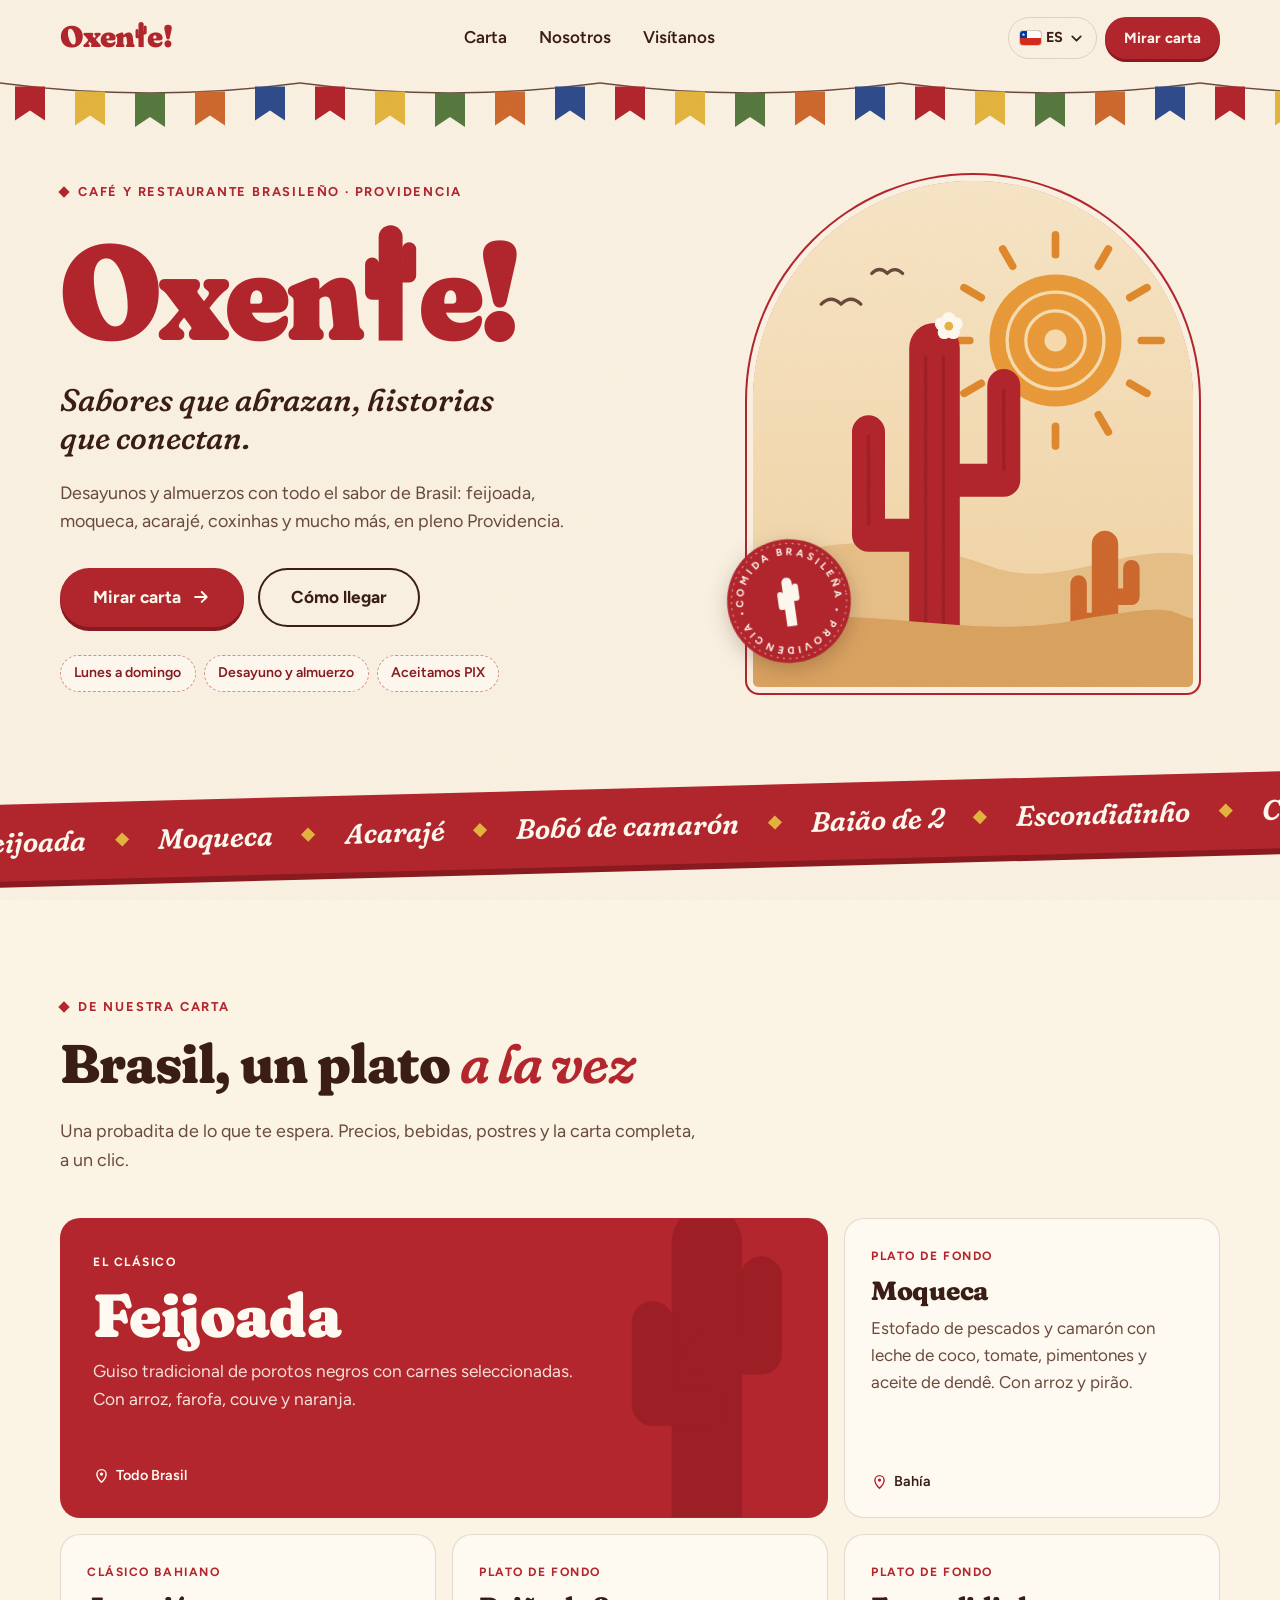
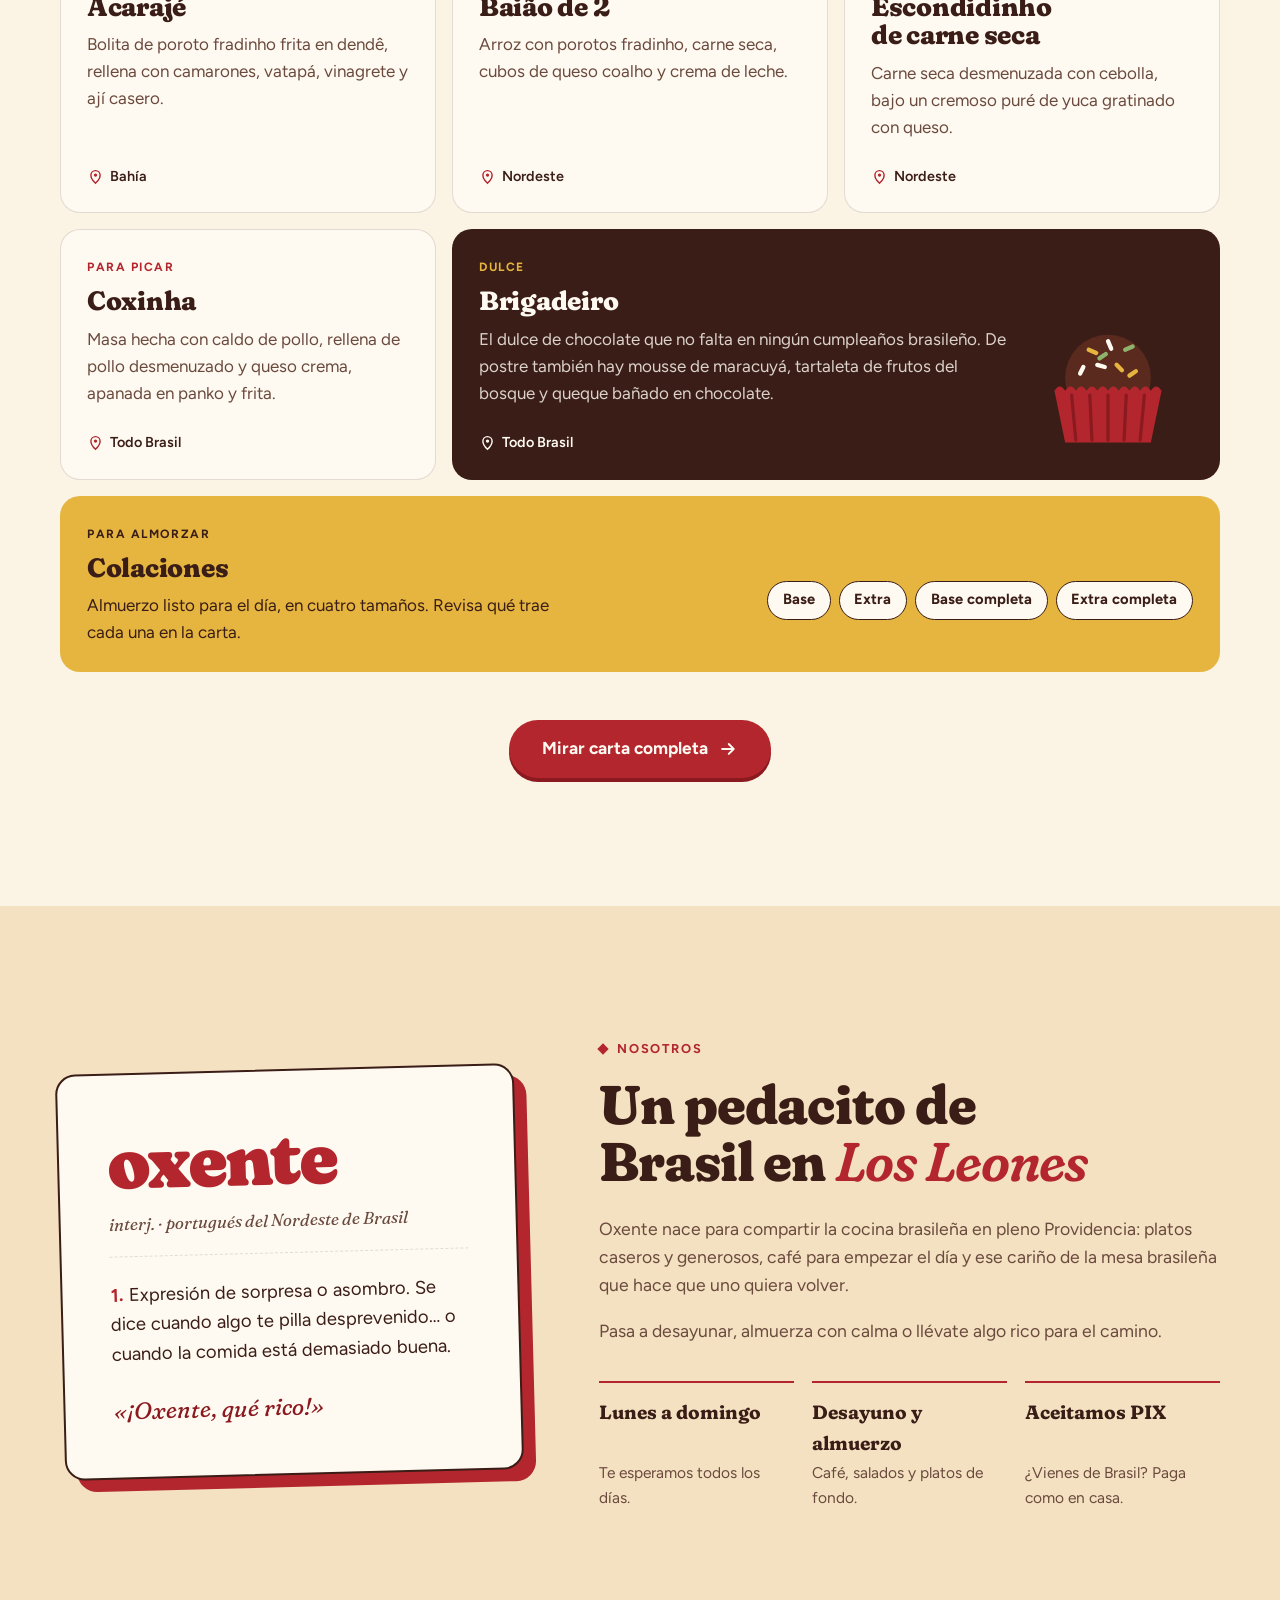
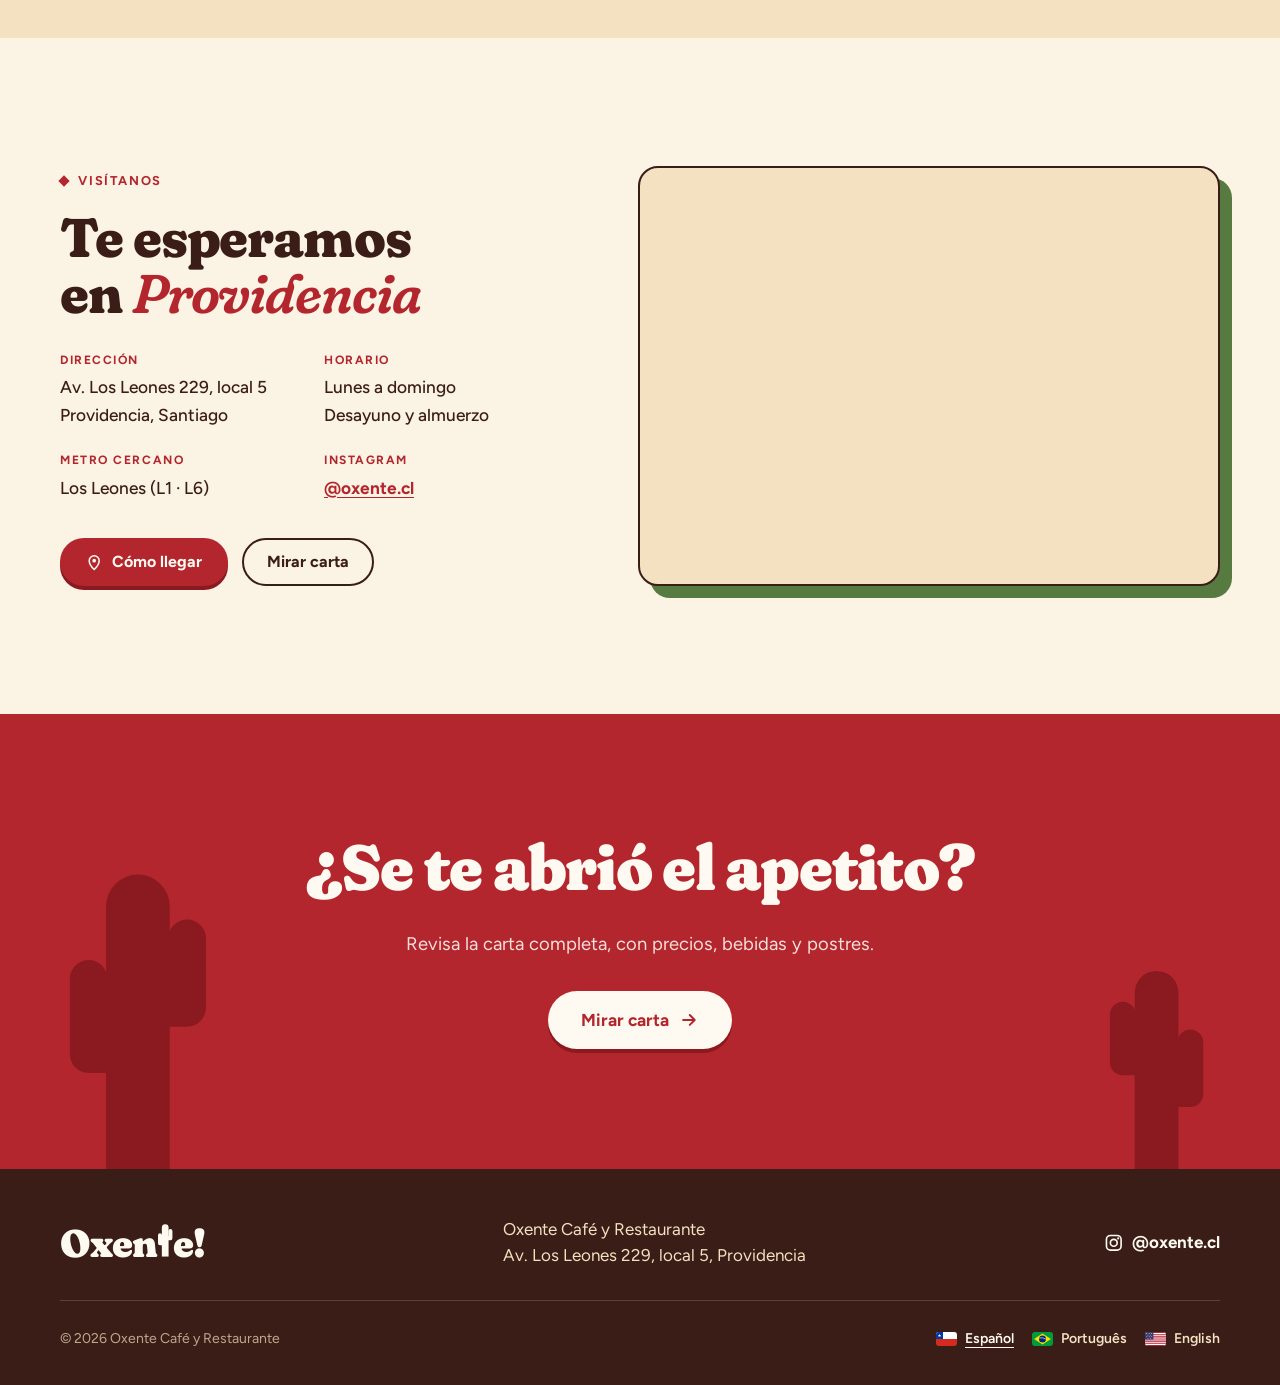
<file: index.html>
<!doctype html>
<html lang="es-CL">
<head>
  <meta charset="utf-8">
  <meta name="viewport" content="width=device-width, initial-scale=1">
  <title>Oxente! · Café y restaurante brasileño en Providencia</title>
  <meta name="description" content="Oxente Café y Restaurante: comida brasileña en Av. Los Leones 229, local 5, Providencia. Desayuno y almuerzo de lunes a domingo. Feijoada, moqueca, acarajé, coxinhas y más.">
  <meta name="theme-color" content="#B3262D">
  <meta property="og:type" content="website">
  <meta property="og:locale" content="es_CL">
  <meta property="og:locale:alternate" content="pt_BR">
  <meta property="og:locale:alternate" content="en_US">
  <meta property="og:site_name" content="Oxente!">
  <meta property="og:title" content="Oxente! · Café y restaurante brasileño">
  <meta property="og:description" content="Sabores que abrazan, historias que conectan. Av. Los Leones 229, local 5, Providencia.">
  <link rel="alternate" hreflang="es" href="./">
  <link rel="alternate" hreflang="pt-BR" href="pt/">
  <link rel="alternate" hreflang="en" href="en/">
  <link rel="icon" href="assets/favicon.svg" type="image/svg+xml">
  <link rel="preconnect" href="https://fonts.googleapis.com">
  <link rel="preconnect" href="https://fonts.gstatic.com" crossorigin>
  <link rel="stylesheet" href="https://fonts.googleapis.com/css2?family=Figtree:wght@400;500;600;700&family=Fraunces:ital,opsz,wght,SOFT@0,9..144,400..900,0..100;1,9..144,400..900,0..100&display=swap">
  <link rel="stylesheet" href="styles.css">
  <script src="main.js" defer></script>
  <script type="application/ld+json">
  {
    "@context": "https://schema.org",
    "@type": "Restaurant",
    "name": "Oxente Café y Restaurante",
    "description": "Café y restaurante de comida brasileña. Desayuno y almuerzo de lunes a domingo.",
    "servesCuisine": ["Brasileña"],
    "address": {
      "@type": "PostalAddress",
      "streetAddress": "Av. Los Leones 229, local 5",
      "addressLocality": "Providencia",
      "addressRegion": "Región Metropolitana",
      "addressCountry": "CL"
    },
    "hasMenu": "https://app.usacambio.cl/oxente-comidabrasilena",
    "sameAs": ["https://www.instagram.com/oxente.cl"]
  }
  </script>
</head>
<body>
  <!-- Íconos reutilizables -->
  <svg class="sprite" aria-hidden="true" focusable="false">
    <defs>
      <symbol id="cactus-t" viewBox="0 0 60 110">
        <path d="M19 110V15a11 11 0 0 1 22 0v95z" fill="currentColor"/>
        <path d="M30 66H13V40M30 50h17V26" fill="none" stroke="currentColor" stroke-width="13" stroke-linecap="round" stroke-linejoin="round"/>
      </symbol>
      <symbol id="i-arrow" viewBox="0 0 24 24">
        <path d="M5 12h14M13 6l6 6-6 6" fill="none" stroke="currentColor" stroke-width="2.4" stroke-linecap="round" stroke-linejoin="round"/>
      </symbol>
      <symbol id="i-pin" viewBox="0 0 24 24">
        <path d="M12 21.5s6.5-5.8 6.5-11.3a6.5 6.5 0 1 0-13 0c0 5.5 6.5 11.3 6.5 11.3z" fill="none" stroke="currentColor" stroke-width="2"/>
        <circle cx="12" cy="10" r="2.4" fill="currentColor"/>
      </symbol>
      <symbol id="i-instagram" viewBox="0 0 24 24">
        <rect x="3" y="3" width="18" height="18" rx="5" fill="none" stroke="currentColor" stroke-width="2"/>
        <circle cx="12" cy="12" r="4.2" fill="none" stroke="currentColor" stroke-width="2"/>
        <circle cx="17.4" cy="6.6" r="1.3" fill="currentColor"/>
      </symbol>
      <symbol id="flag-cl" viewBox="0 0 30 20">
        <rect width="30" height="20" fill="#D52B1E"/>
        <rect width="30" height="10" fill="#FFFFFF"/>
        <rect width="10" height="10" fill="#0039A6"/>
        <path d="M5 2.4l.59 1.79h1.88l-1.52 1.12.58 1.79L5 6 3.47 7.1l.58-1.79-1.52-1.12h1.88z" fill="#FFFFFF"/>
      </symbol>
      <symbol id="flag-br" viewBox="0 0 30 20">
        <rect width="30" height="20" fill="#009C3B"/>
        <path d="M3 10l12-8 12 8-12 8z" fill="#FFDF00"/>
        <circle cx="15" cy="10" r="5" fill="#002776"/>
        <path d="M10.3 8.7q5-1.6 9.5 1.5" fill="none" stroke="#FFFFFF" stroke-width=".9"/>
      </symbol>
      <symbol id="flag-us" viewBox="0 0 30 20">
        <rect width="30" height="20" fill="#FFFFFF"/>
        <path d="M0 0h30v1.54H0zM0 3.08h30v1.54H0zM0 6.15h30v1.54H0zM0 9.23h30v1.54H0zM0 12.31h30v1.54H0zM0 15.38h30v1.54H0zM0 18.46h30V20H0z" fill="#B22234"/>
        <rect width="12" height="10.77" fill="#3C3B6E"/>
        <g fill="#FFFFFF"><circle cx="2.5" cy="2.2" r=".6"/><circle cx="6" cy="2.2" r=".6"/><circle cx="9.5" cy="2.2" r=".6"/><circle cx="4.25" cy="4.4" r=".6"/><circle cx="7.75" cy="4.4" r=".6"/><circle cx="2.5" cy="6.6" r=".6"/><circle cx="6" cy="6.6" r=".6"/><circle cx="9.5" cy="6.6" r=".6"/><circle cx="4.25" cy="8.8" r=".6"/><circle cx="7.75" cy="8.8" r=".6"/></g>
      </symbol>
      <symbol id="i-chevron" viewBox="0 0 24 24">
        <path d="M6 9l6 6 6-6" fill="none" stroke="currentColor" stroke-width="2.4" stroke-linecap="round" stroke-linejoin="round"/>
      </symbol>
    </defs>
  </svg>

  <a class="skip" href="#contenido">Saltar al contenido</a>

  <header class="site-header">
    <div class="wrap header-inner">
      <a class="brand" href="#inicio" aria-label="Oxente! Inicio">
        <span class="wordmark" aria-hidden="true">Oxen<svg class="cactus-t"><use href="#cactus-t"/></svg>e!</span>
      </a>
      <nav class="nav" aria-label="Principal">
        <a href="#carta">Carta</a>
        <a href="#nosotros">Nosotros</a>
        <a href="#visitanos">Visítanos</a>
      </nav>
      <div class="header-actions">
        <details class="lang">
          <summary aria-label="Idioma: Español">
            <svg class="flag" aria-hidden="true"><use href="#flag-cl"/></svg>
            <span>ES</span>
            <svg class="icon lang-chevron"><use href="#i-chevron"/></svg>
          </summary>
          <ul class="lang-menu">
            <li><a href="./" hreflang="es" lang="es" aria-current="page"><svg class="flag" aria-hidden="true"><use href="#flag-cl"/></svg><span class="lang-name">Español</span><span class="lang-code">ES</span></a></li>
            <li><a href="pt/" hreflang="pt-BR" lang="pt-BR"><svg class="flag" aria-hidden="true"><use href="#flag-br"/></svg><span class="lang-name">Português</span><span class="lang-code">PT</span></a></li>
            <li><a href="en/" hreflang="en" lang="en"><svg class="flag" aria-hidden="true"><use href="#flag-us"/></svg><span class="lang-name">English</span><span class="lang-code">EN</span></a></li>
          </ul>
        </details>
        <a class="btn btn-primary btn-sm" href="https://app.usacambio.cl/oxente-comidabrasilena" target="_blank" rel="noopener">Mirar carta</a>
      </div>
    </div>
  </header>

  <main id="contenido">
    <section class="hero" id="inicio">
      <div class="bunting" aria-hidden="true"></div>

      <div class="wrap hero-grid">
        <div class="hero-copy">
          <p class="eyebrow">Café y restaurante brasileño · Providencia</p>
          <h1 class="hero-title" aria-label="Oxente!">
            <span aria-hidden="true">Oxen<svg class="cactus-t"><use href="#cactus-t"/></svg>e!</span>
          </h1>
          <p class="tagline">Sabores que abrazan, historias que conectan.</p>
          <p class="lede">Desayunos y almuerzos con todo el sabor de Brasil: feijoada, moqueca, acarajé, coxinhas y mucho más, en pleno Providencia.</p>
          <div class="actions">
            <a class="btn btn-primary btn-lg" href="https://app.usacambio.cl/oxente-comidabrasilena" target="_blank" rel="noopener">
              Mirar carta
              <svg class="icon"><use href="#i-arrow"/></svg>
            </a>
            <a class="btn btn-ghost btn-lg" href="#visitanos">Cómo llegar</a>
          </div>
          <ul class="chips">
            <li>Lunes a domingo</li>
            <li>Desayuno y almuerzo</li>
            <li>Aceitamos PIX</li>
          </ul>
        </div>

        <div class="hero-art" aria-hidden="true">
          <div class="arch">
            <img class="scene" src="assets/hero-scene.svg" alt="" width="400" height="460">
          </div>
          <div class="badge">
            <svg viewBox="0 0 120 120" focusable="false">
              <defs>
                <path id="badge-circle" d="M60 60m-43 0a43 43 0 1 1 86 0a43 43 0 1 1-86 0"/>
              </defs>
              <circle cx="60" cy="60" r="58" fill="#B3262D"/>
              <circle cx="60" cy="60" r="54" fill="none" stroke="#FFFAF1" stroke-width="1" stroke-dasharray="2 4" opacity=".55"/>
              <g class="badge-ring">
                <text class="badge-text"><textPath href="#badge-circle" textLength="268">COMIDA BRASILEÑA • PROVIDENCIA • </textPath></text>
              </g>
              <use href="#cactus-t" x="47" y="36" width="26" height="48" color="#FFFAF1"/>
            </svg>
          </div>
        </div>
      </div>
    </section>

    <div class="ticker" aria-hidden="true">
      <div class="ticker-track">
        <span>Feijoada</span><span>Moqueca</span><span>Acarajé</span><span>Bobó de camarón</span><span>Baião de 2</span><span>Escondidinho</span><span>Coxinha</span><span>Empadinha</span><span>Pan de queso</span><span>Brigadeiro</span><span>Guaraná</span><span>Mousse de maracuyá</span>
        <span>Feijoada</span><span>Moqueca</span><span>Acarajé</span><span>Bobó de camarón</span><span>Baião de 2</span><span>Escondidinho</span><span>Coxinha</span><span>Empadinha</span><span>Pan de queso</span><span>Brigadeiro</span><span>Guaraná</span><span>Mousse de maracuyá</span>
      </div>
    </div>

    <section class="section" id="carta">
      <div class="wrap">
        <header class="section-head">
          <p class="eyebrow">De nuestra carta</p>
          <h2>Brasil, un plato <em>a la vez</em></h2>
          <p>Una probadita de lo que te espera. Precios, bebidas, postres y la carta completa, a un clic.</p>
        </header>

        <div class="dishes">
          <article class="dish dish--feature">
            <svg class="dish-deco" aria-hidden="true" focusable="false"><use href="#cactus-t"/></svg>
            <p class="dish-tag">El clásico</p>
            <h3>Feijoada</h3>
            <p>Guiso tradicional de porotos negros con carnes seleccionadas. Con arroz, farofa, couve y naranja.</p>
            <p class="dish-origin"><svg class="icon"><use href="#i-pin"/></svg>Todo Brasil</p>
          </article>
          <article class="dish">
            <p class="dish-tag">Plato de fondo</p>
            <h3>Moqueca</h3>
            <p>Estofado de pescados y camarón con leche de coco, tomate, pimentones y aceite de dendê. Con arroz y pirão.</p>
            <p class="dish-origin"><svg class="icon"><use href="#i-pin"/></svg>Bahía</p>
          </article>
          <article class="dish">
            <p class="dish-tag">Clásico bahiano</p>
            <h3>Acarajé</h3>
            <p>Bolita de poroto fradinho frita en dendê, rellena con camarones, vatapá, vinagrete y ají casero.</p>
            <p class="dish-origin"><svg class="icon"><use href="#i-pin"/></svg>Bahía</p>
          </article>
          <article class="dish">
            <p class="dish-tag">Plato de fondo</p>
            <h3>Baião de 2</h3>
            <p>Arroz con porotos fradinho, carne seca, cubos de queso coalho y crema de leche.</p>
            <p class="dish-origin"><svg class="icon"><use href="#i-pin"/></svg>Nordeste</p>
          </article>
          <article class="dish">
            <p class="dish-tag">Plato de fondo</p>
            <h3>Escondidinho de carne seca</h3>
            <p>Carne seca desmenuzada con cebolla, bajo un cremoso puré de yuca gratinado con queso.</p>
            <p class="dish-origin"><svg class="icon"><use href="#i-pin"/></svg>Nordeste</p>
          </article>
          <article class="dish">
            <p class="dish-tag">Para picar</p>
            <h3>Coxinha</h3>
            <p>Masa hecha con caldo de pollo, rellena de pollo desmenuzado y queso crema, apanada en panko y frita.</p>
            <p class="dish-origin"><svg class="icon"><use href="#i-pin"/></svg>Todo Brasil</p>
          </article>
          <article class="dish dish--wide dish--choc">
            <img class="brig" src="assets/brigadeiro.svg" alt="" width="140" height="130">
            <p class="dish-tag">Dulce</p>
            <h3>Brigadeiro</h3>
            <p>El dulce de chocolate que no falta en ningún cumpleaños brasileño. De postre también hay mousse de maracuyá, tartaleta de frutos del bosque y queque bañado en chocolate.</p>
            <p class="dish-origin"><svg class="icon"><use href="#i-pin"/></svg>Todo Brasil</p>
          </article>
          <article class="dish dish--full dish--lunch">
            <p class="dish-tag">Para almorzar</p>
            <h3>Colaciones</h3>
            <p>Almuerzo listo para el día, en cuatro tamaños. Revisa qué trae cada una en la carta.</p>
            <ul class="lunch-options">
              <li>Base</li>
              <li>Extra</li>
              <li>Base completa</li>
              <li>Extra completa</li>
            </ul>
          </article>
        </div>

        <div class="section-cta">
          <a class="btn btn-primary btn-lg" href="https://app.usacambio.cl/oxente-comidabrasilena" target="_blank" rel="noopener">
            Mirar carta completa
            <svg class="icon"><use href="#i-arrow"/></svg>
          </a>
        </div>
      </div>
    </section>

    <section class="section section--sand" id="nosotros">
      <div class="wrap about">
        <div class="definition">
          <p class="def-word">oxente</p>
          <p class="def-meta">interj. · portugués del Nordeste de Brasil</p>
          <p class="def-text"><span class="def-num">1.</span> Expresión de sorpresa o asombro. Se dice cuando algo te pilla desprevenido… o cuando la comida está demasiado buena.</p>
          <p class="def-example">«¡Oxente, qué rico!»</p>
        </div>
        <div class="about-copy">
          <p class="eyebrow">Nosotros</p>
          <h2>Un pedacito de Brasil en <em>Los Leones</em></h2>
          <p>Oxente nace para compartir la cocina brasileña en pleno Providencia: platos caseros y generosos, café para empezar el día y ese cariño de la mesa brasileña que hace que uno quiera volver.</p>
          <p>Pasa a desayunar, almuerza con calma o llévate algo rico para el camino.</p>
          <ul class="facts">
            <li><strong>Lunes a domingo</strong><span>Te esperamos todos los días.</span></li>
            <li><strong>Desayuno y almuerzo</strong><span>Café, salados y platos de fondo.</span></li>
            <li><strong>Aceitamos PIX</strong><span>¿Vienes de Brasil? Paga como en casa.</span></li>
          </ul>
        </div>
      </div>
    </section>

    <section class="section" id="visitanos">
      <div class="wrap visit">
        <div class="visit-info">
          <p class="eyebrow">Visítanos</p>
          <h2>Te esperamos en <em>Providencia</em></h2>
          <dl class="visit-list">
            <div>
              <dt>Dirección</dt>
              <dd>Av. Los Leones 229, local 5<br>Providencia, Santiago</dd>
            </div>
            <div>
              <dt>Horario</dt>
              <dd>Lunes a domingo<br>Desayuno y almuerzo</dd>
            </div>
            <div>
              <dt>Metro cercano</dt>
              <dd>Los Leones (L1 · L6)</dd>
            </div>
            <div>
              <dt>Instagram</dt>
              <dd><a href="https://www.instagram.com/oxente.cl" target="_blank" rel="noopener">@oxente.cl</a></dd>
            </div>
          </dl>
          <div class="actions">
            <a class="btn btn-primary" href="https://www.google.com/maps/dir/?api=1&amp;destination=Av.+Los+Leones+229,+Providencia,+Santiago,+Chile" target="_blank" rel="noopener">
              <svg class="icon"><use href="#i-pin"/></svg>
              Cómo llegar
            </a>
            <a class="btn btn-ghost" href="https://app.usacambio.cl/oxente-comidabrasilena" target="_blank" rel="noopener">Mirar carta</a>
          </div>
        </div>
        <div class="visit-map">
          <iframe
            title="Mapa: Oxente en Av. Los Leones 229, Providencia"
            src="https://www.google.com/maps?q=Av.%20Los%20Leones%20229%2C%20Providencia%2C%20Santiago%2C%20Chile&amp;hl=es&amp;output=embed"
            loading="lazy"
            referrerpolicy="no-referrer-when-downgrade"></iframe>
        </div>
      </div>
    </section>

    <section class="cta-band">
      <svg class="cta-cactus cta-cactus--left" aria-hidden="true" focusable="false"><use href="#cactus-t"/></svg>
      <svg class="cta-cactus cta-cactus--right" aria-hidden="true" focusable="false"><use href="#cactus-t"/></svg>
      <div class="wrap cta-inner">
        <h2>¿Se te abrió el apetito?</h2>
        <p>Revisa la carta completa, con precios, bebidas y postres.</p>
        <a class="btn btn-cream btn-lg" href="https://app.usacambio.cl/oxente-comidabrasilena" target="_blank" rel="noopener">
          Mirar carta
          <svg class="icon"><use href="#i-arrow"/></svg>
        </a>
      </div>
    </section>
  </main>

  <footer class="site-footer">
    <div class="wrap footer-inner">
      <span class="wordmark" aria-hidden="true">Oxen<svg class="cactus-t"><use href="#cactus-t"/></svg>e!</span>
      <p>Oxente Café y Restaurante<br>Av. Los Leones 229, local 5, Providencia</p>
      <a class="footer-ig" href="https://www.instagram.com/oxente.cl" target="_blank" rel="noopener">
        <svg class="icon"><use href="#i-instagram"/></svg>
        @oxente.cl
      </a>
    </div>
    <div class="wrap footer-legal">
      <p>© <span data-year>2026</span> Oxente Café y Restaurante</p>
      <nav class="footer-langs" aria-label="Idioma">
        <a href="./" lang="es" aria-current="page"><svg class="flag" aria-hidden="true"><use href="#flag-cl"/></svg>Español</a>
        <a href="pt/" lang="pt-BR"><svg class="flag" aria-hidden="true"><use href="#flag-br"/></svg>Português</a>
        <a href="en/" lang="en"><svg class="flag" aria-hidden="true"><use href="#flag-us"/></svg>English</a>
      </nav>
    </div>
  </footer>
</body>
</html>
</file>
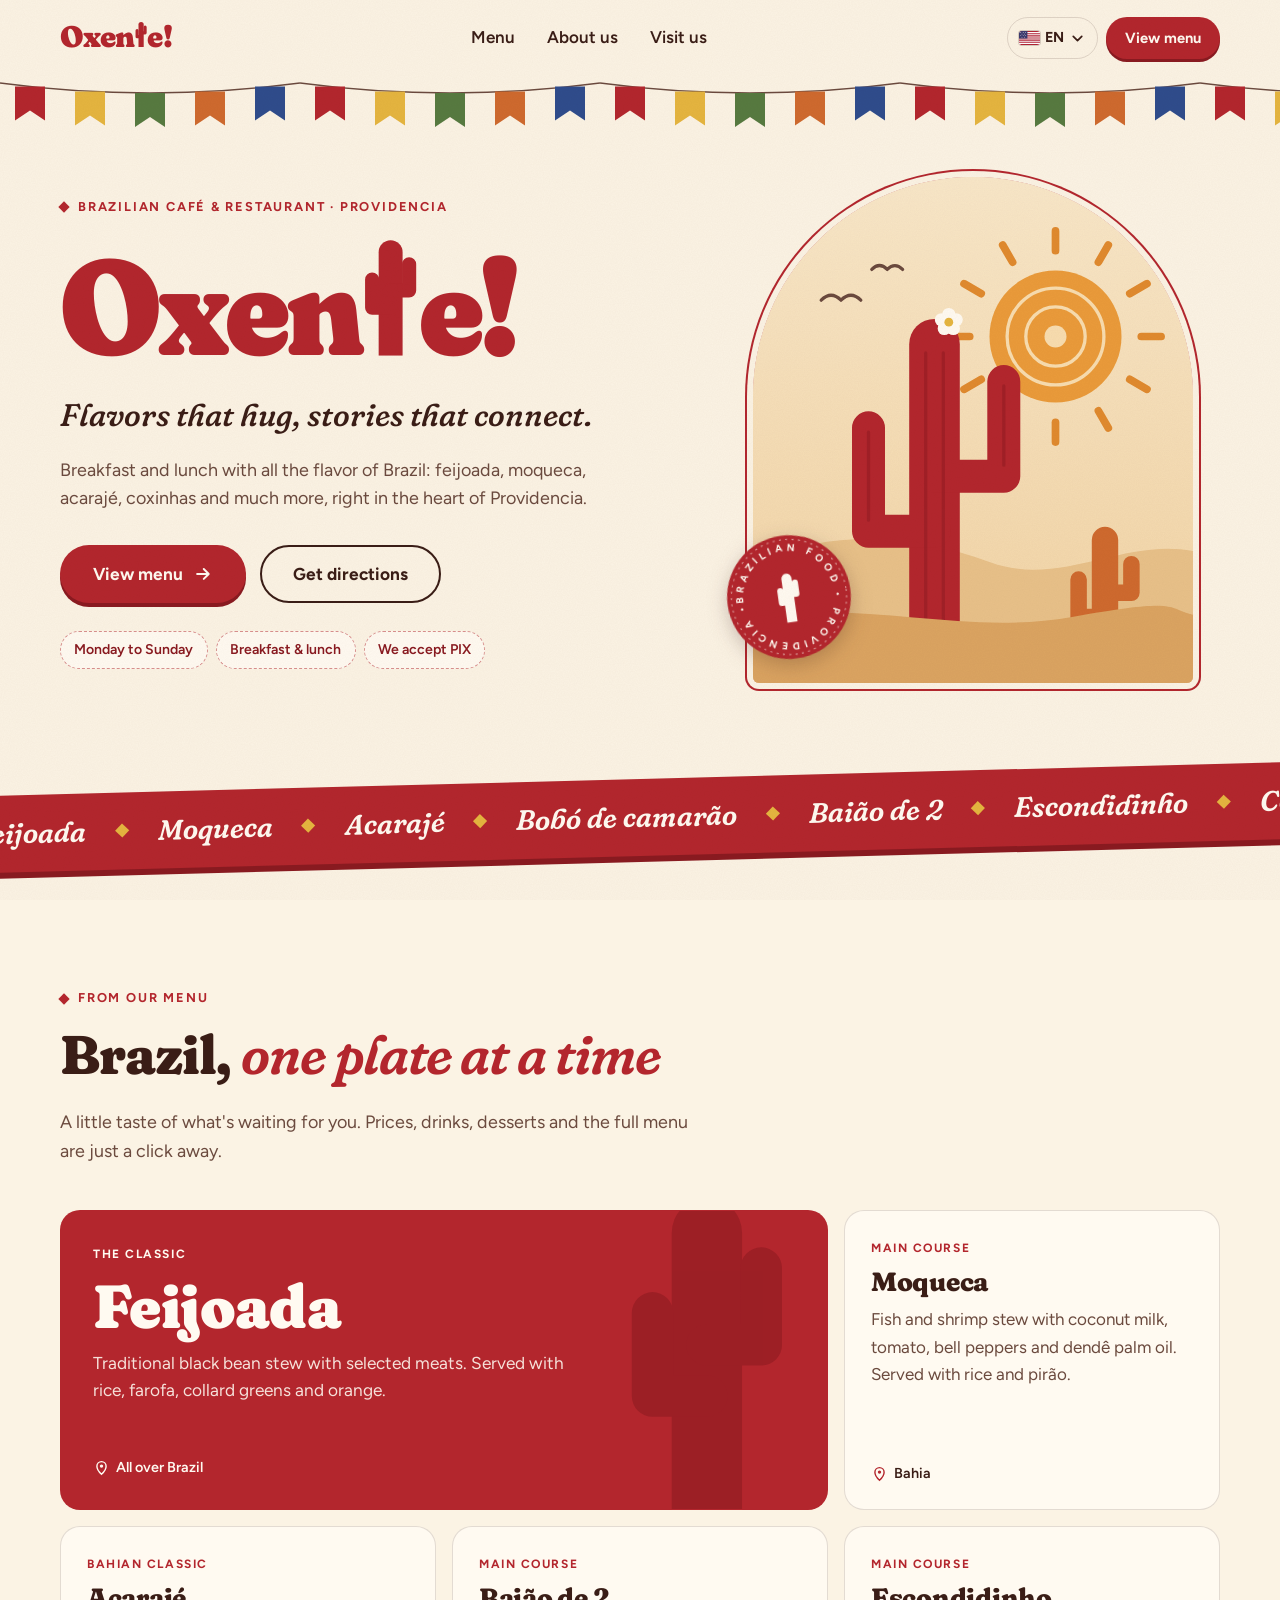
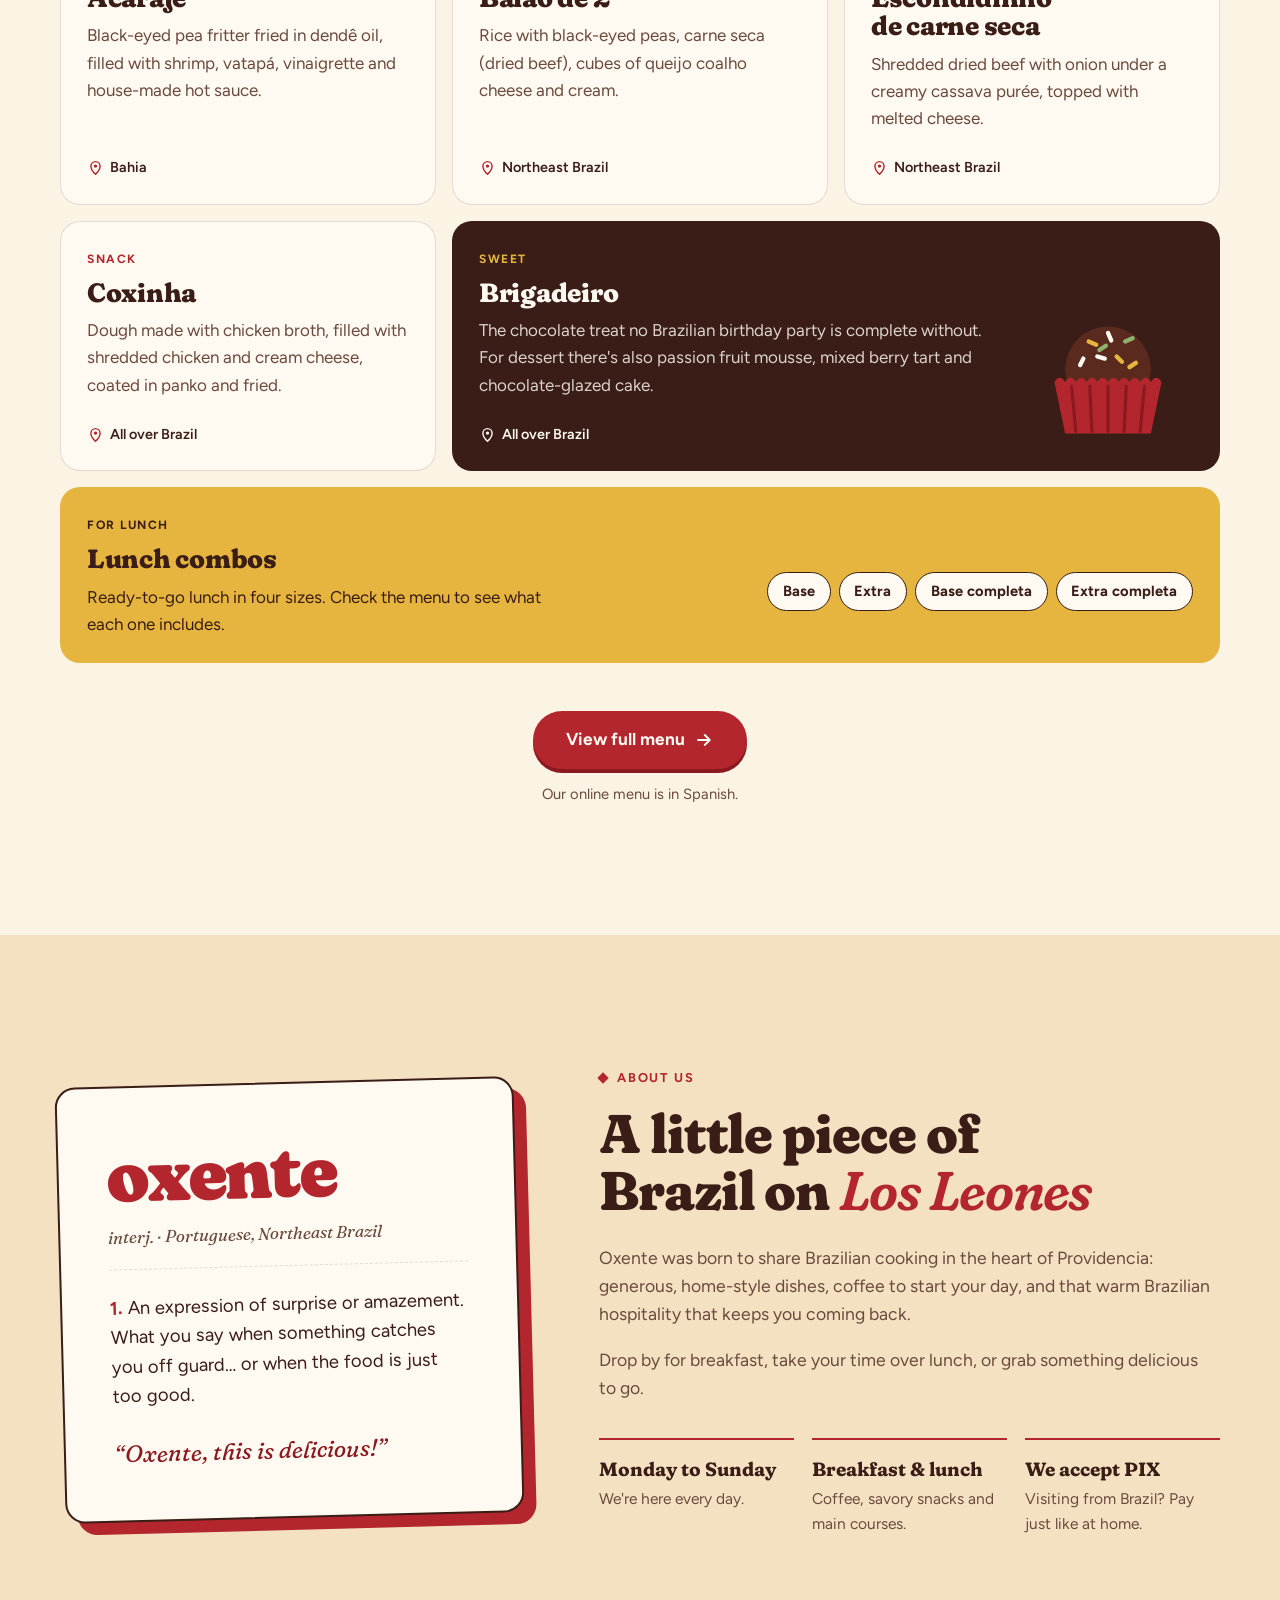
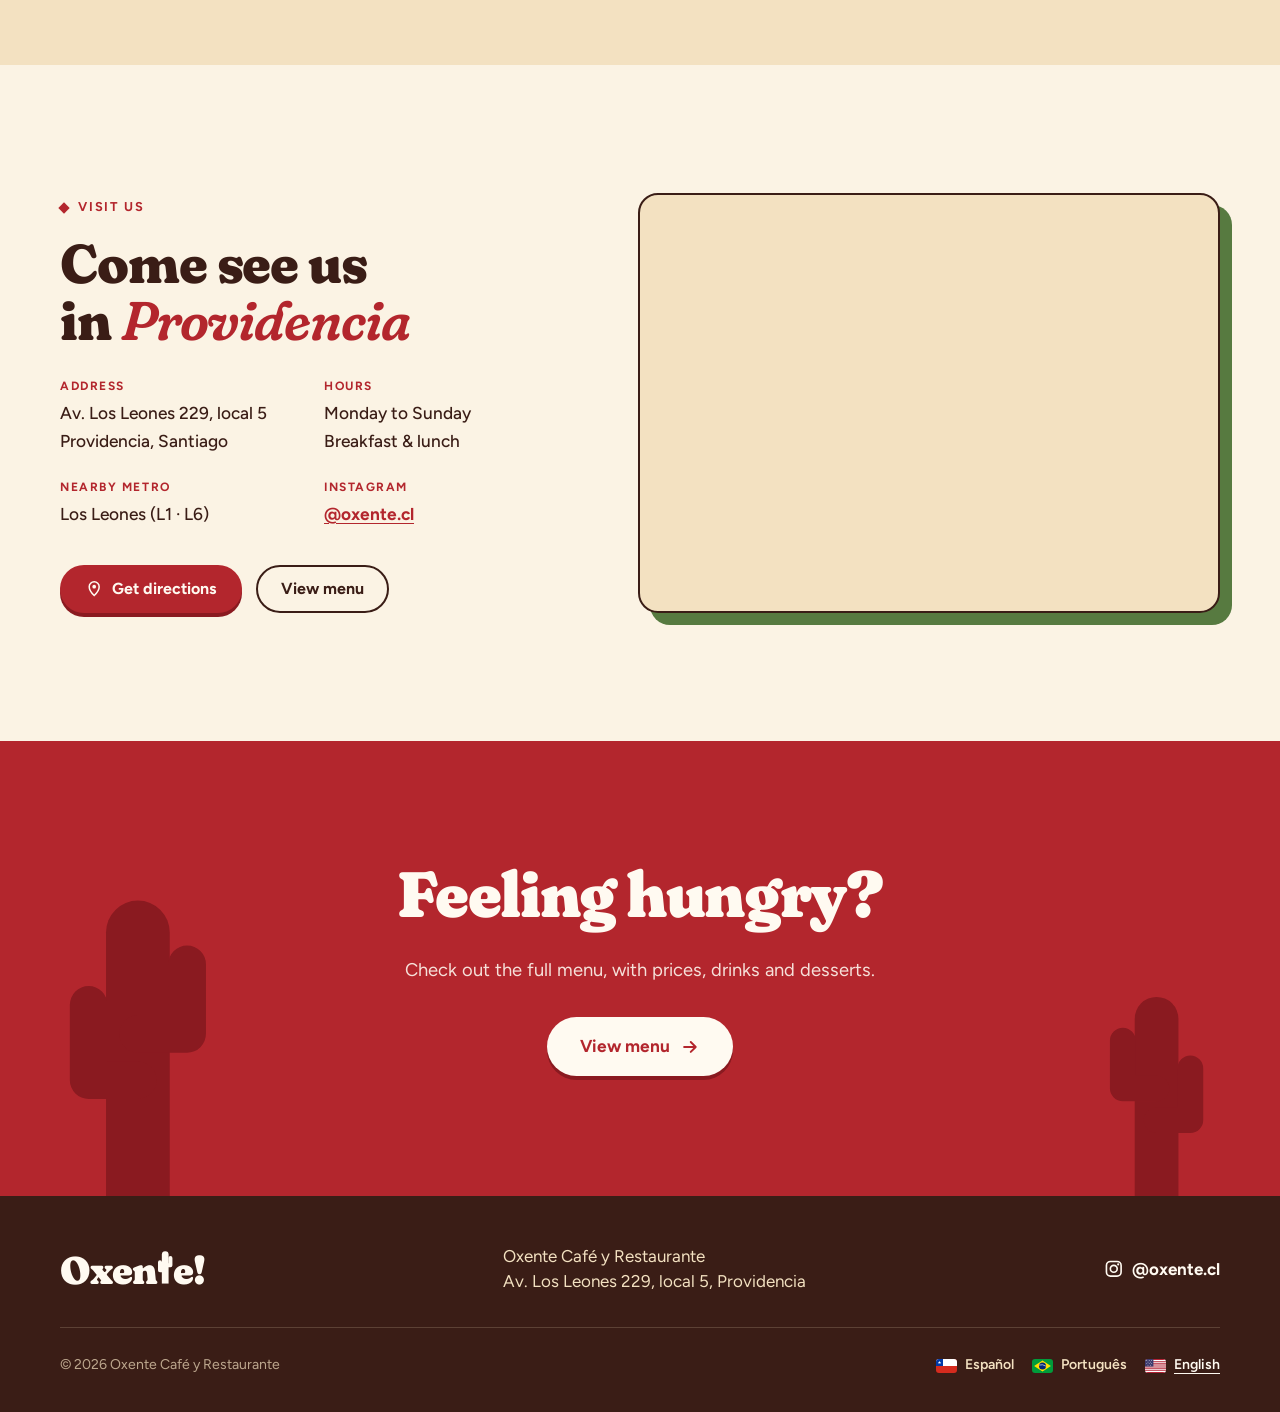
<file: en/index.html>
<!doctype html>
<html lang="en">
<head>
  <meta charset="utf-8">
  <meta name="viewport" content="width=device-width, initial-scale=1">
  <title>Oxente! · Brazilian café &amp; restaurant in Providencia</title>
  <meta name="description" content="Oxente Café y Restaurante: Brazilian food at Av. Los Leones 229, local 5, Providencia, Santiago. Breakfast and lunch, Monday to Sunday. Feijoada, moqueca, acarajé, coxinhas and more.">
  <meta name="theme-color" content="#B3262D">
  <meta property="og:type" content="website">
  <meta property="og:locale" content="en_US">
  <meta property="og:locale:alternate" content="es_CL">
  <meta property="og:locale:alternate" content="pt_BR">
  <meta property="og:site_name" content="Oxente!">
  <meta property="og:title" content="Oxente! · Brazilian café &amp; restaurant">
  <meta property="og:description" content="Flavors that hug, stories that connect. Av. Los Leones 229, local 5, Providencia.">
  <link rel="alternate" hreflang="es" href="../">
  <link rel="alternate" hreflang="pt-BR" href="../pt/">
  <link rel="alternate" hreflang="en" href="./">
  <link rel="icon" href="../assets/favicon.svg" type="image/svg+xml">
  <link rel="preconnect" href="https://fonts.googleapis.com">
  <link rel="preconnect" href="https://fonts.gstatic.com" crossorigin>
  <link rel="stylesheet" href="https://fonts.googleapis.com/css2?family=Figtree:wght@400;500;600;700&family=Fraunces:ital,opsz,wght,SOFT@0,9..144,400..900,0..100;1,9..144,400..900,0..100&display=swap">
  <link rel="stylesheet" href="../styles.css">
  <script src="../main.js" defer></script>
  <script type="application/ld+json">
  {
    "@context": "https://schema.org",
    "@type": "Restaurant",
    "name": "Oxente Café y Restaurante",
    "description": "Brazilian café and restaurant. Breakfast and lunch, Monday to Sunday.",
    "servesCuisine": ["Brazilian"],
    "address": {
      "@type": "PostalAddress",
      "streetAddress": "Av. Los Leones 229, local 5",
      "addressLocality": "Providencia",
      "addressRegion": "Región Metropolitana",
      "addressCountry": "CL"
    },
    "hasMenu": "https://app.usacambio.cl/oxente-comidabrasilena",
    "sameAs": ["https://www.instagram.com/oxente.cl"]
  }
  </script>
</head>
<body>
  <!-- Reusable icons -->
  <svg class="sprite" aria-hidden="true" focusable="false">
    <defs>
      <symbol id="cactus-t" viewBox="0 0 60 110">
        <path d="M19 110V15a11 11 0 0 1 22 0v95z" fill="currentColor"/>
        <path d="M30 66H13V40M30 50h17V26" fill="none" stroke="currentColor" stroke-width="13" stroke-linecap="round" stroke-linejoin="round"/>
      </symbol>
      <symbol id="i-arrow" viewBox="0 0 24 24">
        <path d="M5 12h14M13 6l6 6-6 6" fill="none" stroke="currentColor" stroke-width="2.4" stroke-linecap="round" stroke-linejoin="round"/>
      </symbol>
      <symbol id="i-pin" viewBox="0 0 24 24">
        <path d="M12 21.5s6.5-5.8 6.5-11.3a6.5 6.5 0 1 0-13 0c0 5.5 6.5 11.3 6.5 11.3z" fill="none" stroke="currentColor" stroke-width="2"/>
        <circle cx="12" cy="10" r="2.4" fill="currentColor"/>
      </symbol>
      <symbol id="i-instagram" viewBox="0 0 24 24">
        <rect x="3" y="3" width="18" height="18" rx="5" fill="none" stroke="currentColor" stroke-width="2"/>
        <circle cx="12" cy="12" r="4.2" fill="none" stroke="currentColor" stroke-width="2"/>
        <circle cx="17.4" cy="6.6" r="1.3" fill="currentColor"/>
      </symbol>
      <symbol id="flag-cl" viewBox="0 0 30 20">
        <rect width="30" height="20" fill="#D52B1E"/>
        <rect width="30" height="10" fill="#FFFFFF"/>
        <rect width="10" height="10" fill="#0039A6"/>
        <path d="M5 2.4l.59 1.79h1.88l-1.52 1.12.58 1.79L5 6 3.47 7.1l.58-1.79-1.52-1.12h1.88z" fill="#FFFFFF"/>
      </symbol>
      <symbol id="flag-br" viewBox="0 0 30 20">
        <rect width="30" height="20" fill="#009C3B"/>
        <path d="M3 10l12-8 12 8-12 8z" fill="#FFDF00"/>
        <circle cx="15" cy="10" r="5" fill="#002776"/>
        <path d="M10.3 8.7q5-1.6 9.5 1.5" fill="none" stroke="#FFFFFF" stroke-width=".9"/>
      </symbol>
      <symbol id="flag-us" viewBox="0 0 30 20">
        <rect width="30" height="20" fill="#FFFFFF"/>
        <path d="M0 0h30v1.54H0zM0 3.08h30v1.54H0zM0 6.15h30v1.54H0zM0 9.23h30v1.54H0zM0 12.31h30v1.54H0zM0 15.38h30v1.54H0zM0 18.46h30V20H0z" fill="#B22234"/>
        <rect width="12" height="10.77" fill="#3C3B6E"/>
        <g fill="#FFFFFF"><circle cx="2.5" cy="2.2" r=".6"/><circle cx="6" cy="2.2" r=".6"/><circle cx="9.5" cy="2.2" r=".6"/><circle cx="4.25" cy="4.4" r=".6"/><circle cx="7.75" cy="4.4" r=".6"/><circle cx="2.5" cy="6.6" r=".6"/><circle cx="6" cy="6.6" r=".6"/><circle cx="9.5" cy="6.6" r=".6"/><circle cx="4.25" cy="8.8" r=".6"/><circle cx="7.75" cy="8.8" r=".6"/></g>
      </symbol>
      <symbol id="i-chevron" viewBox="0 0 24 24">
        <path d="M6 9l6 6 6-6" fill="none" stroke="currentColor" stroke-width="2.4" stroke-linecap="round" stroke-linejoin="round"/>
      </symbol>
    </defs>
  </svg>

  <a class="skip" href="#content">Skip to content</a>

  <header class="site-header">
    <div class="wrap header-inner">
      <a class="brand" href="#home" aria-label="Oxente! Home">
        <span class="wordmark" aria-hidden="true">Oxen<svg class="cactus-t"><use href="#cactus-t"/></svg>e!</span>
      </a>
      <nav class="nav" aria-label="Main">
        <a href="#menu">Menu</a>
        <a href="#about">About us</a>
        <a href="#visit">Visit us</a>
      </nav>
      <div class="header-actions">
        <details class="lang">
          <summary aria-label="Language: English">
            <svg class="flag" aria-hidden="true"><use href="#flag-us"/></svg>
            <span>EN</span>
            <svg class="icon lang-chevron"><use href="#i-chevron"/></svg>
          </summary>
          <ul class="lang-menu">
            <li><a href="../" hreflang="es" lang="es"><svg class="flag" aria-hidden="true"><use href="#flag-cl"/></svg><span class="lang-name">Español</span><span class="lang-code">ES</span></a></li>
            <li><a href="../pt/" hreflang="pt-BR" lang="pt-BR"><svg class="flag" aria-hidden="true"><use href="#flag-br"/></svg><span class="lang-name">Português</span><span class="lang-code">PT</span></a></li>
            <li><a href="./" hreflang="en" lang="en" aria-current="page"><svg class="flag" aria-hidden="true"><use href="#flag-us"/></svg><span class="lang-name">English</span><span class="lang-code">EN</span></a></li>
          </ul>
        </details>
        <a class="btn btn-primary btn-sm" href="https://app.usacambio.cl/oxente-comidabrasilena" target="_blank" rel="noopener">View menu</a>
      </div>
    </div>
  </header>

  <main id="content">
    <section class="hero" id="home">
      <div class="bunting" aria-hidden="true"></div>

      <div class="wrap hero-grid">
        <div class="hero-copy">
          <p class="eyebrow">Brazilian café &amp; restaurant · Providencia</p>
          <h1 class="hero-title" aria-label="Oxente!">
            <span aria-hidden="true">Oxen<svg class="cactus-t"><use href="#cactus-t"/></svg>e!</span>
          </h1>
          <p class="tagline">Flavors that hug, stories that connect.</p>
          <p class="lede">Breakfast and lunch with all the flavor of Brazil: feijoada, moqueca, acarajé, coxinhas and much more, right in the heart of Providencia.</p>
          <div class="actions">
            <a class="btn btn-primary btn-lg" href="https://app.usacambio.cl/oxente-comidabrasilena" target="_blank" rel="noopener">
              View menu
              <svg class="icon"><use href="#i-arrow"/></svg>
            </a>
            <a class="btn btn-ghost btn-lg" href="#visit">Get directions</a>
          </div>
          <ul class="chips">
            <li>Monday to Sunday</li>
            <li>Breakfast &amp; lunch</li>
            <li>We accept PIX</li>
          </ul>
        </div>

        <div class="hero-art" aria-hidden="true">
          <div class="arch">
            <img class="scene" src="../assets/hero-scene.svg" alt="" width="400" height="460">
          </div>
          <div class="badge">
            <svg viewBox="0 0 120 120" focusable="false">
              <defs>
                <path id="badge-circle" d="M60 60m-43 0a43 43 0 1 1 86 0a43 43 0 1 1-86 0"/>
              </defs>
              <circle cx="60" cy="60" r="58" fill="#B3262D"/>
              <circle cx="60" cy="60" r="54" fill="none" stroke="#FFFAF1" stroke-width="1" stroke-dasharray="2 4" opacity=".55"/>
              <g class="badge-ring">
                <text class="badge-text"><textPath href="#badge-circle" textLength="268">BRAZILIAN FOOD • PROVIDENCIA • </textPath></text>
              </g>
              <use href="#cactus-t" x="47" y="36" width="26" height="48" color="#FFFAF1"/>
            </svg>
          </div>
        </div>
      </div>
    </section>

    <div class="ticker" aria-hidden="true">
      <div class="ticker-track">
        <span>Feijoada</span><span>Moqueca</span><span>Acarajé</span><span>Bobó de camarão</span><span>Baião de 2</span><span>Escondidinho</span><span>Coxinha</span><span>Empadinha</span><span>Pão de queijo</span><span>Brigadeiro</span><span>Guaraná</span><span>Passion fruit mousse</span>
        <span>Feijoada</span><span>Moqueca</span><span>Acarajé</span><span>Bobó de camarão</span><span>Baião de 2</span><span>Escondidinho</span><span>Coxinha</span><span>Empadinha</span><span>Pão de queijo</span><span>Brigadeiro</span><span>Guaraná</span><span>Passion fruit mousse</span>
      </div>
    </div>

    <section class="section" id="menu">
      <div class="wrap">
        <header class="section-head">
          <p class="eyebrow">From our menu</p>
          <h2>Brazil, <em>one plate at a time</em></h2>
          <p>A little taste of what's waiting for you. Prices, drinks, desserts and the full menu are just a click away.</p>
        </header>

        <div class="dishes">
          <article class="dish dish--feature">
            <svg class="dish-deco" aria-hidden="true" focusable="false"><use href="#cactus-t"/></svg>
            <p class="dish-tag">The classic</p>
            <h3>Feijoada</h3>
            <p>Traditional black bean stew with selected meats. Served with rice, farofa, collard greens and orange.</p>
            <p class="dish-origin"><svg class="icon"><use href="#i-pin"/></svg>All over Brazil</p>
          </article>
          <article class="dish">
            <p class="dish-tag">Main course</p>
            <h3>Moqueca</h3>
            <p>Fish and shrimp stew with coconut milk, tomato, bell peppers and dendê palm oil. Served with rice and pirão.</p>
            <p class="dish-origin"><svg class="icon"><use href="#i-pin"/></svg>Bahia</p>
          </article>
          <article class="dish">
            <p class="dish-tag">Bahian classic</p>
            <h3>Acarajé</h3>
            <p>Black-eyed pea fritter fried in dendê oil, filled with shrimp, vatapá, vinaigrette and house-made hot sauce.</p>
            <p class="dish-origin"><svg class="icon"><use href="#i-pin"/></svg>Bahia</p>
          </article>
          <article class="dish">
            <p class="dish-tag">Main course</p>
            <h3>Baião de 2</h3>
            <p>Rice with black-eyed peas, carne seca (dried beef), cubes of queijo coalho cheese and cream.</p>
            <p class="dish-origin"><svg class="icon"><use href="#i-pin"/></svg>Northeast Brazil</p>
          </article>
          <article class="dish">
            <p class="dish-tag">Main course</p>
            <h3>Escondidinho de carne seca</h3>
            <p>Shredded dried beef with onion under a creamy cassava purée, topped with melted cheese.</p>
            <p class="dish-origin"><svg class="icon"><use href="#i-pin"/></svg>Northeast Brazil</p>
          </article>
          <article class="dish">
            <p class="dish-tag">Snack</p>
            <h3>Coxinha</h3>
            <p>Dough made with chicken broth, filled with shredded chicken and cream cheese, coated in panko and fried.</p>
            <p class="dish-origin"><svg class="icon"><use href="#i-pin"/></svg>All over Brazil</p>
          </article>
          <article class="dish dish--wide dish--choc">
            <img class="brig" src="../assets/brigadeiro.svg" alt="" width="140" height="130">
            <p class="dish-tag">Sweet</p>
            <h3>Brigadeiro</h3>
            <p>The chocolate treat no Brazilian birthday party is complete without. For dessert there's also passion fruit mousse, mixed berry tart and chocolate-glazed cake.</p>
            <p class="dish-origin"><svg class="icon"><use href="#i-pin"/></svg>All over Brazil</p>
          </article>
          <article class="dish dish--full dish--lunch">
            <p class="dish-tag">For lunch</p>
            <h3>Lunch combos</h3>
            <p>Ready-to-go lunch in four sizes. Check the menu to see what each one includes.</p>
            <ul class="lunch-options">
              <li>Base</li>
              <li>Extra</li>
              <li>Base completa</li>
              <li>Extra completa</li>
            </ul>
          </article>
        </div>

        <div class="section-cta">
          <a class="btn btn-primary btn-lg" href="https://app.usacambio.cl/oxente-comidabrasilena" target="_blank" rel="noopener">
            View full menu
            <svg class="icon"><use href="#i-arrow"/></svg>
          </a>
          <p class="section-note">Our online menu is in Spanish.</p>
        </div>
      </div>
    </section>

    <section class="section section--sand" id="about">
      <div class="wrap about">
        <div class="definition">
          <p class="def-word">oxente</p>
          <p class="def-meta">interj. · Portuguese, Northeast Brazil</p>
          <p class="def-text"><span class="def-num">1.</span> An expression of surprise or amazement. What you say when something catches you off guard… or when the food is just too good.</p>
          <p class="def-example">“Oxente, this is delicious!”</p>
        </div>
        <div class="about-copy">
          <p class="eyebrow">About us</p>
          <h2>A little piece of Brazil on <em>Los Leones</em></h2>
          <p>Oxente was born to share Brazilian cooking in the heart of Providencia: generous, home-style dishes, coffee to start your day, and that warm Brazilian hospitality that keeps you coming back.</p>
          <p>Drop by for breakfast, take your time over lunch, or grab something delicious to go.</p>
          <ul class="facts">
            <li><strong>Monday to Sunday</strong><span>We're here every day.</span></li>
            <li><strong>Breakfast &amp; lunch</strong><span>Coffee, savory snacks and main courses.</span></li>
            <li><strong>We accept PIX</strong><span>Visiting from Brazil? Pay just like at home.</span></li>
          </ul>
        </div>
      </div>
    </section>

    <section class="section" id="visit">
      <div class="wrap visit">
        <div class="visit-info">
          <p class="eyebrow">Visit us</p>
          <h2>Come see us in <em>Providencia</em></h2>
          <dl class="visit-list">
            <div>
              <dt>Address</dt>
              <dd>Av. Los Leones 229, local 5<br>Providencia, Santiago</dd>
            </div>
            <div>
              <dt>Hours</dt>
              <dd>Monday to Sunday<br>Breakfast &amp; lunch</dd>
            </div>
            <div>
              <dt>Nearby metro</dt>
              <dd>Los Leones (L1 · L6)</dd>
            </div>
            <div>
              <dt>Instagram</dt>
              <dd><a href="https://www.instagram.com/oxente.cl" target="_blank" rel="noopener">@oxente.cl</a></dd>
            </div>
          </dl>
          <div class="actions">
            <a class="btn btn-primary" href="https://www.google.com/maps/dir/?api=1&amp;destination=Av.+Los+Leones+229,+Providencia,+Santiago,+Chile" target="_blank" rel="noopener">
              <svg class="icon"><use href="#i-pin"/></svg>
              Get directions
            </a>
            <a class="btn btn-ghost" href="https://app.usacambio.cl/oxente-comidabrasilena" target="_blank" rel="noopener">View menu</a>
          </div>
        </div>
        <div class="visit-map">
          <iframe
            title="Map: Oxente at Av. Los Leones 229, Providencia"
            src="https://www.google.com/maps?q=Av.%20Los%20Leones%20229%2C%20Providencia%2C%20Santiago%2C%20Chile&amp;hl=en&amp;output=embed"
            loading="lazy"
            referrerpolicy="no-referrer-when-downgrade"></iframe>
        </div>
      </div>
    </section>

    <section class="cta-band">
      <svg class="cta-cactus cta-cactus--left" aria-hidden="true" focusable="false"><use href="#cactus-t"/></svg>
      <svg class="cta-cactus cta-cactus--right" aria-hidden="true" focusable="false"><use href="#cactus-t"/></svg>
      <div class="wrap cta-inner">
        <h2>Feeling hungry?</h2>
        <p>Check out the full menu, with prices, drinks and desserts.</p>
        <a class="btn btn-cream btn-lg" href="https://app.usacambio.cl/oxente-comidabrasilena" target="_blank" rel="noopener">
          View menu
          <svg class="icon"><use href="#i-arrow"/></svg>
        </a>
      </div>
    </section>
  </main>

  <footer class="site-footer">
    <div class="wrap footer-inner">
      <span class="wordmark" aria-hidden="true">Oxen<svg class="cactus-t"><use href="#cactus-t"/></svg>e!</span>
      <p>Oxente Café y Restaurante<br>Av. Los Leones 229, local 5, Providencia</p>
      <a class="footer-ig" href="https://www.instagram.com/oxente.cl" target="_blank" rel="noopener">
        <svg class="icon"><use href="#i-instagram"/></svg>
        @oxente.cl
      </a>
    </div>
    <div class="wrap footer-legal">
      <p>© <span data-year>2026</span> Oxente Café y Restaurante</p>
      <nav class="footer-langs" aria-label="Language">
        <a href="../" lang="es"><svg class="flag" aria-hidden="true"><use href="#flag-cl"/></svg>Español</a>
        <a href="../pt/" lang="pt-BR"><svg class="flag" aria-hidden="true"><use href="#flag-br"/></svg>Português</a>
        <a href="./" lang="en" aria-current="page"><svg class="flag" aria-hidden="true"><use href="#flag-us"/></svg>English</a>
      </nav>
    </div>
  </footer>
</body>
</html>
</file>
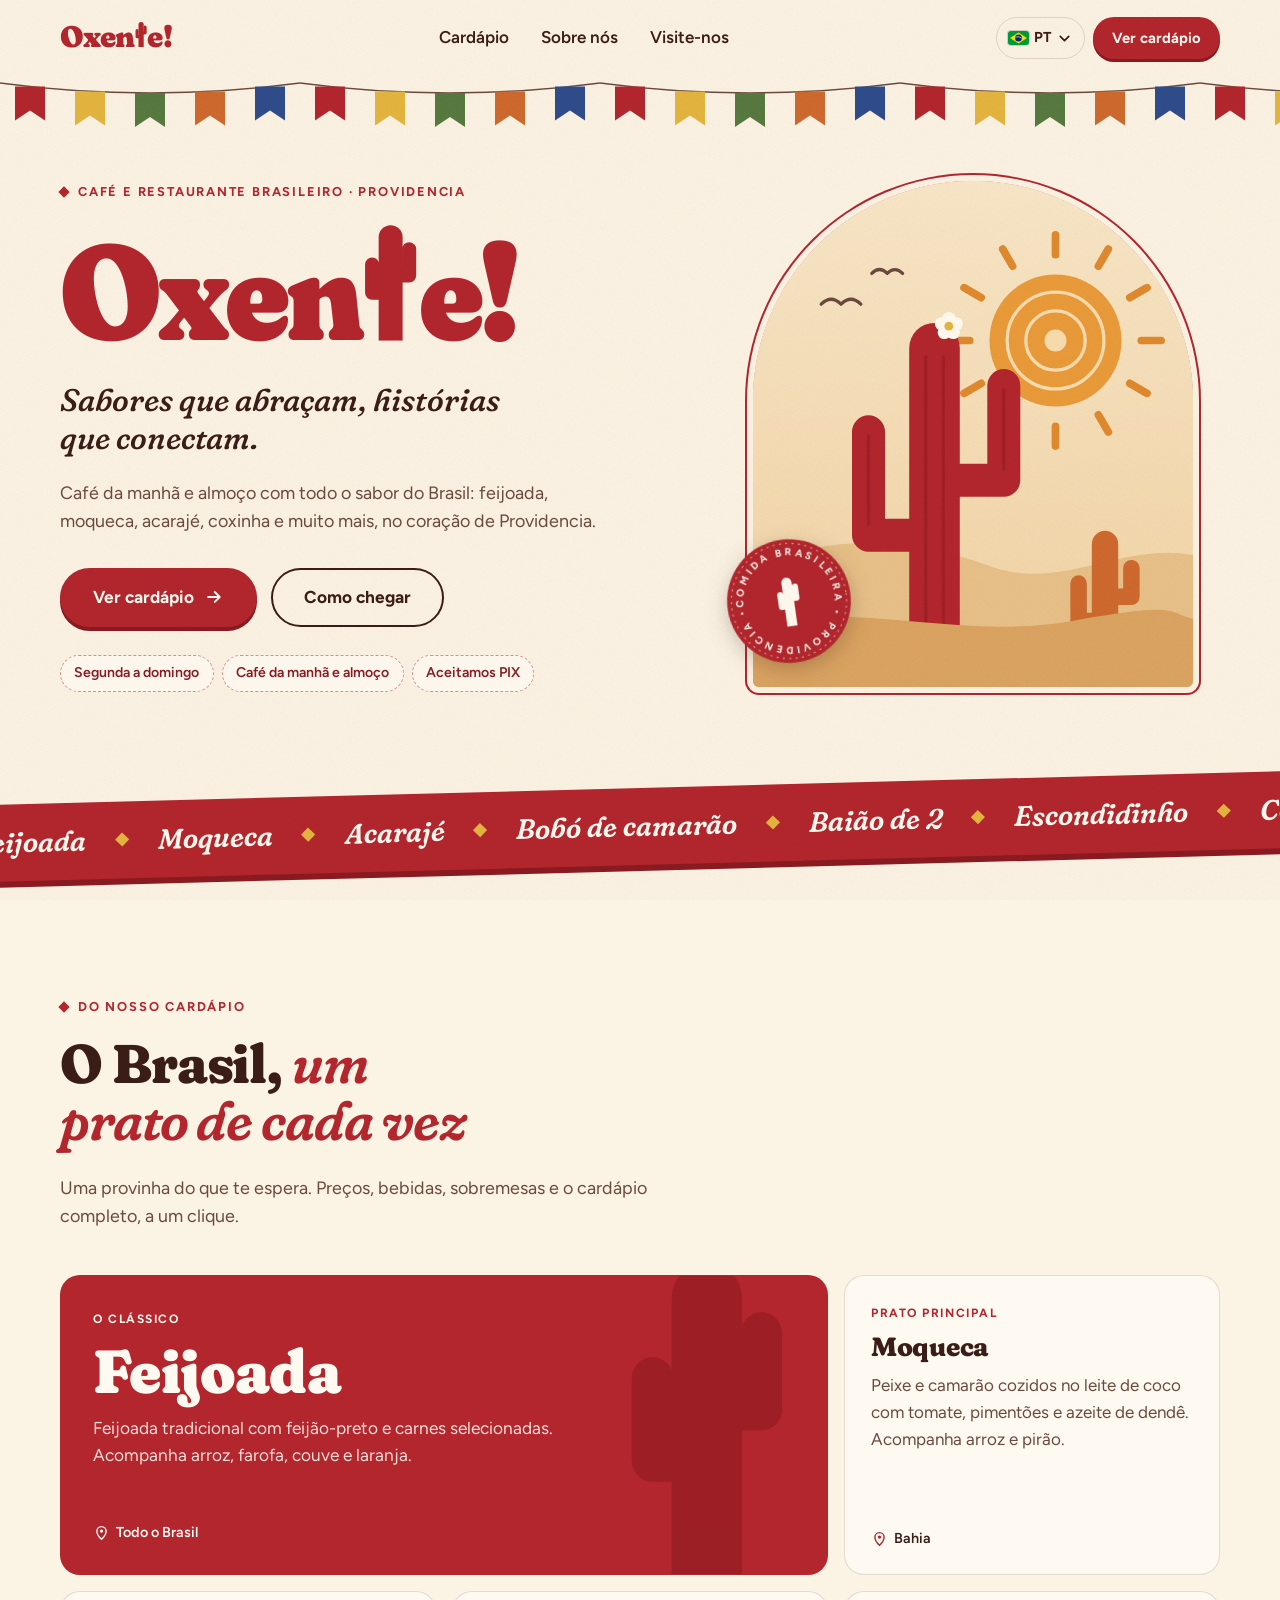
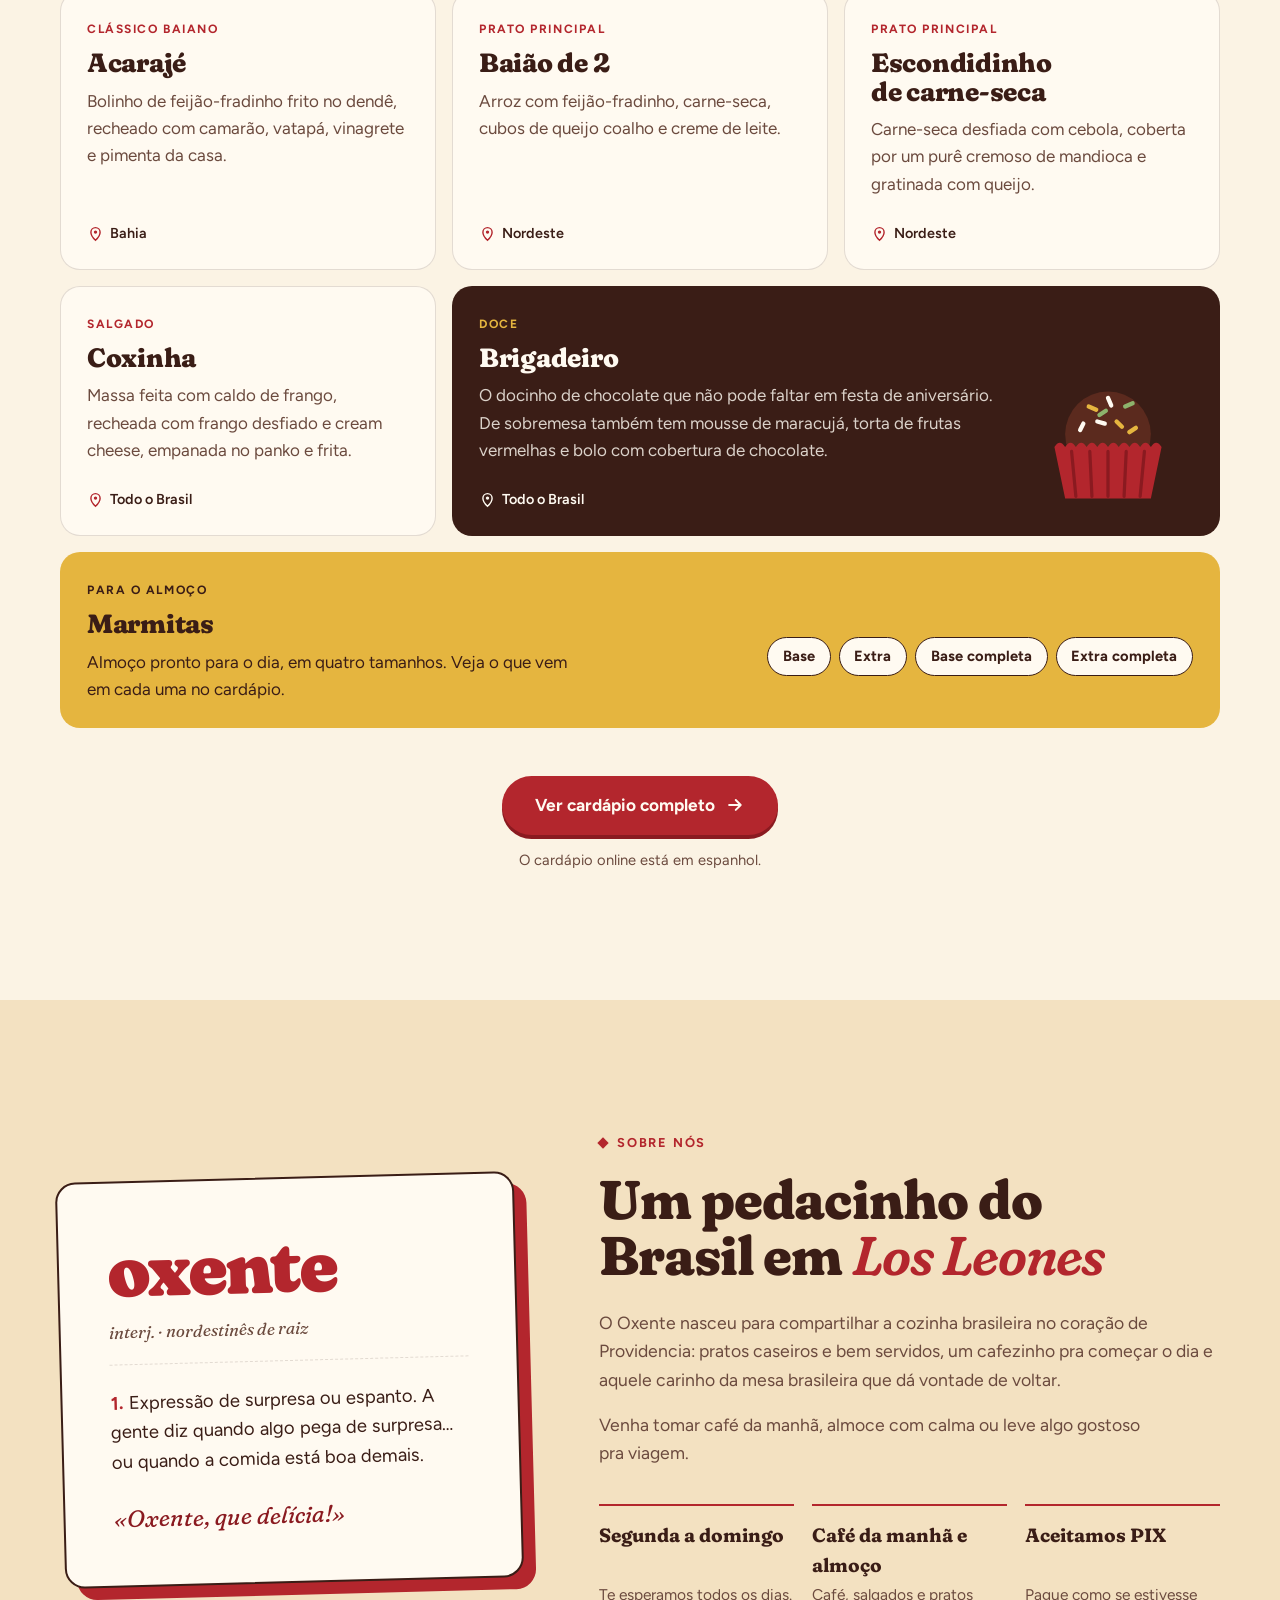
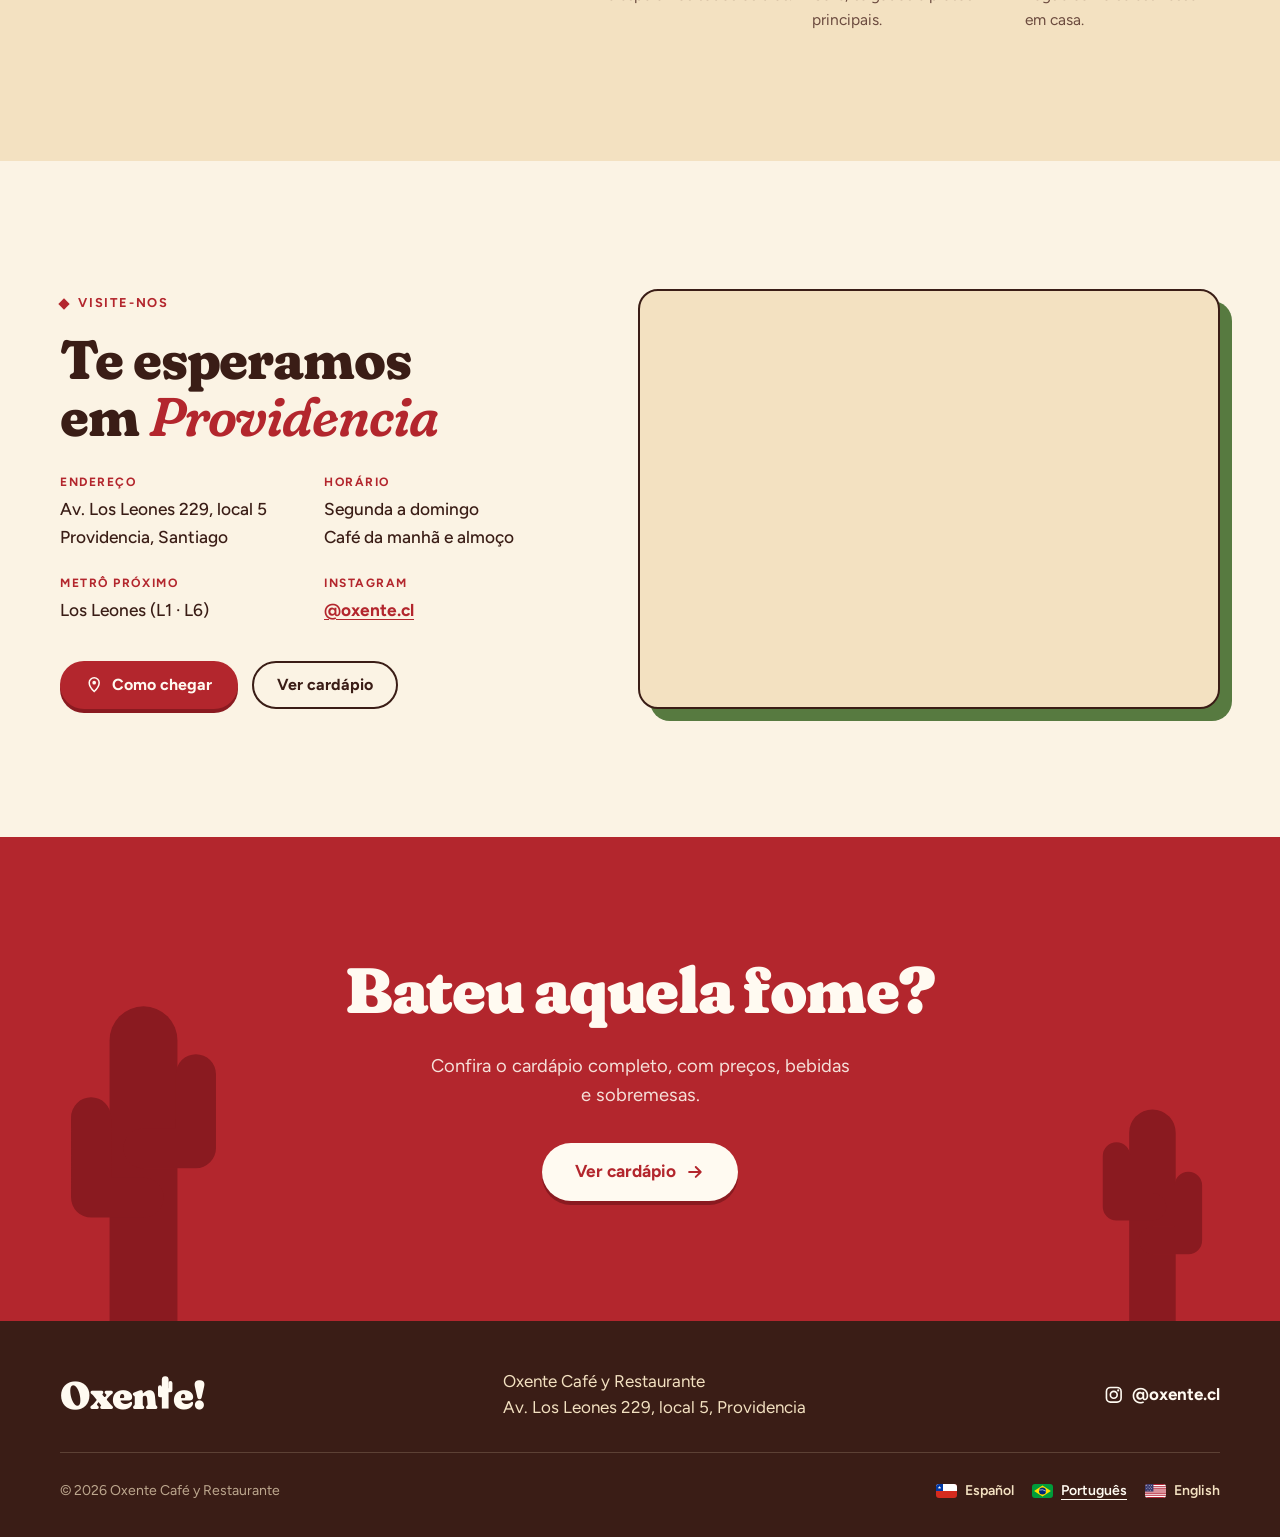
<file: pt/index.html>
<!doctype html>
<html lang="pt-BR">
<head>
  <meta charset="utf-8">
  <meta name="viewport" content="width=device-width, initial-scale=1">
  <title>Oxente! · Café e restaurante brasileiro em Providencia</title>
  <meta name="description" content="Oxente Café y Restaurante: comida brasileira na Av. Los Leones 229, local 5, Providencia, Santiago. Café da manhã e almoço de segunda a domingo. Feijoada, moqueca, acarajé, coxinha e muito mais.">
  <meta name="theme-color" content="#B3262D">
  <meta property="og:type" content="website">
  <meta property="og:locale" content="pt_BR">
  <meta property="og:locale:alternate" content="es_CL">
  <meta property="og:locale:alternate" content="en_US">
  <meta property="og:site_name" content="Oxente!">
  <meta property="og:title" content="Oxente! · Café e restaurante brasileiro">
  <meta property="og:description" content="Sabores que abraçam, histórias que conectam. Av. Los Leones 229, local 5, Providencia.">
  <link rel="alternate" hreflang="es" href="../">
  <link rel="alternate" hreflang="pt-BR" href="./">
  <link rel="alternate" hreflang="en" href="../en/">
  <link rel="icon" href="../assets/favicon.svg" type="image/svg+xml">
  <link rel="preconnect" href="https://fonts.googleapis.com">
  <link rel="preconnect" href="https://fonts.gstatic.com" crossorigin>
  <link rel="stylesheet" href="https://fonts.googleapis.com/css2?family=Figtree:wght@400;500;600;700&family=Fraunces:ital,opsz,wght,SOFT@0,9..144,400..900,0..100;1,9..144,400..900,0..100&display=swap">
  <link rel="stylesheet" href="../styles.css">
  <script src="../main.js" defer></script>
  <script type="application/ld+json">
  {
    "@context": "https://schema.org",
    "@type": "Restaurant",
    "name": "Oxente Café y Restaurante",
    "description": "Café e restaurante de comida brasileira. Café da manhã e almoço de segunda a domingo.",
    "servesCuisine": ["Brasileira"],
    "address": {
      "@type": "PostalAddress",
      "streetAddress": "Av. Los Leones 229, local 5",
      "addressLocality": "Providencia",
      "addressRegion": "Región Metropolitana",
      "addressCountry": "CL"
    },
    "hasMenu": "https://app.usacambio.cl/oxente-comidabrasilena",
    "sameAs": ["https://www.instagram.com/oxente.cl"]
  }
  </script>
</head>
<body>
  <!-- Ícones reutilizáveis -->
  <svg class="sprite" aria-hidden="true" focusable="false">
    <defs>
      <symbol id="cactus-t" viewBox="0 0 60 110">
        <path d="M19 110V15a11 11 0 0 1 22 0v95z" fill="currentColor"/>
        <path d="M30 66H13V40M30 50h17V26" fill="none" stroke="currentColor" stroke-width="13" stroke-linecap="round" stroke-linejoin="round"/>
      </symbol>
      <symbol id="i-arrow" viewBox="0 0 24 24">
        <path d="M5 12h14M13 6l6 6-6 6" fill="none" stroke="currentColor" stroke-width="2.4" stroke-linecap="round" stroke-linejoin="round"/>
      </symbol>
      <symbol id="i-pin" viewBox="0 0 24 24">
        <path d="M12 21.5s6.5-5.8 6.5-11.3a6.5 6.5 0 1 0-13 0c0 5.5 6.5 11.3 6.5 11.3z" fill="none" stroke="currentColor" stroke-width="2"/>
        <circle cx="12" cy="10" r="2.4" fill="currentColor"/>
      </symbol>
      <symbol id="i-instagram" viewBox="0 0 24 24">
        <rect x="3" y="3" width="18" height="18" rx="5" fill="none" stroke="currentColor" stroke-width="2"/>
        <circle cx="12" cy="12" r="4.2" fill="none" stroke="currentColor" stroke-width="2"/>
        <circle cx="17.4" cy="6.6" r="1.3" fill="currentColor"/>
      </symbol>
      <symbol id="flag-cl" viewBox="0 0 30 20">
        <rect width="30" height="20" fill="#D52B1E"/>
        <rect width="30" height="10" fill="#FFFFFF"/>
        <rect width="10" height="10" fill="#0039A6"/>
        <path d="M5 2.4l.59 1.79h1.88l-1.52 1.12.58 1.79L5 6 3.47 7.1l.58-1.79-1.52-1.12h1.88z" fill="#FFFFFF"/>
      </symbol>
      <symbol id="flag-br" viewBox="0 0 30 20">
        <rect width="30" height="20" fill="#009C3B"/>
        <path d="M3 10l12-8 12 8-12 8z" fill="#FFDF00"/>
        <circle cx="15" cy="10" r="5" fill="#002776"/>
        <path d="M10.3 8.7q5-1.6 9.5 1.5" fill="none" stroke="#FFFFFF" stroke-width=".9"/>
      </symbol>
      <symbol id="flag-us" viewBox="0 0 30 20">
        <rect width="30" height="20" fill="#FFFFFF"/>
        <path d="M0 0h30v1.54H0zM0 3.08h30v1.54H0zM0 6.15h30v1.54H0zM0 9.23h30v1.54H0zM0 12.31h30v1.54H0zM0 15.38h30v1.54H0zM0 18.46h30V20H0z" fill="#B22234"/>
        <rect width="12" height="10.77" fill="#3C3B6E"/>
        <g fill="#FFFFFF"><circle cx="2.5" cy="2.2" r=".6"/><circle cx="6" cy="2.2" r=".6"/><circle cx="9.5" cy="2.2" r=".6"/><circle cx="4.25" cy="4.4" r=".6"/><circle cx="7.75" cy="4.4" r=".6"/><circle cx="2.5" cy="6.6" r=".6"/><circle cx="6" cy="6.6" r=".6"/><circle cx="9.5" cy="6.6" r=".6"/><circle cx="4.25" cy="8.8" r=".6"/><circle cx="7.75" cy="8.8" r=".6"/></g>
      </symbol>
      <symbol id="i-chevron" viewBox="0 0 24 24">
        <path d="M6 9l6 6 6-6" fill="none" stroke="currentColor" stroke-width="2.4" stroke-linecap="round" stroke-linejoin="round"/>
      </symbol>
    </defs>
  </svg>

  <a class="skip" href="#conteudo">Pular para o conteúdo</a>

  <header class="site-header">
    <div class="wrap header-inner">
      <a class="brand" href="#inicio" aria-label="Oxente! Início">
        <span class="wordmark" aria-hidden="true">Oxen<svg class="cactus-t"><use href="#cactus-t"/></svg>e!</span>
      </a>
      <nav class="nav" aria-label="Principal">
        <a href="#cardapio">Cardápio</a>
        <a href="#sobre">Sobre nós</a>
        <a href="#visite">Visite-nos</a>
      </nav>
      <div class="header-actions">
        <details class="lang">
          <summary aria-label="Idioma: Português">
            <svg class="flag" aria-hidden="true"><use href="#flag-br"/></svg>
            <span>PT</span>
            <svg class="icon lang-chevron"><use href="#i-chevron"/></svg>
          </summary>
          <ul class="lang-menu">
            <li><a href="../" hreflang="es" lang="es"><svg class="flag" aria-hidden="true"><use href="#flag-cl"/></svg><span class="lang-name">Español</span><span class="lang-code">ES</span></a></li>
            <li><a href="./" hreflang="pt-BR" lang="pt-BR" aria-current="page"><svg class="flag" aria-hidden="true"><use href="#flag-br"/></svg><span class="lang-name">Português</span><span class="lang-code">PT</span></a></li>
            <li><a href="../en/" hreflang="en" lang="en"><svg class="flag" aria-hidden="true"><use href="#flag-us"/></svg><span class="lang-name">English</span><span class="lang-code">EN</span></a></li>
          </ul>
        </details>
        <a class="btn btn-primary btn-sm" href="https://app.usacambio.cl/oxente-comidabrasilena" target="_blank" rel="noopener">Ver cardápio</a>
      </div>
    </div>
  </header>

  <main id="conteudo">
    <section class="hero" id="inicio">
      <div class="bunting" aria-hidden="true"></div>

      <div class="wrap hero-grid">
        <div class="hero-copy">
          <p class="eyebrow">Café e restaurante brasileiro · Providencia</p>
          <h1 class="hero-title" aria-label="Oxente!">
            <span aria-hidden="true">Oxen<svg class="cactus-t"><use href="#cactus-t"/></svg>e!</span>
          </h1>
          <p class="tagline">Sabores que abraçam, histórias que conectam.</p>
          <p class="lede">Café da manhã e almoço com todo o sabor do Brasil: feijoada, moqueca, acarajé, coxinha e muito mais, no coração de Providencia.</p>
          <div class="actions">
            <a class="btn btn-primary btn-lg" href="https://app.usacambio.cl/oxente-comidabrasilena" target="_blank" rel="noopener">
              Ver cardápio
              <svg class="icon"><use href="#i-arrow"/></svg>
            </a>
            <a class="btn btn-ghost btn-lg" href="#visite">Como chegar</a>
          </div>
          <ul class="chips">
            <li>Segunda a domingo</li>
            <li>Café da manhã e almoço</li>
            <li>Aceitamos PIX</li>
          </ul>
        </div>

        <div class="hero-art" aria-hidden="true">
          <div class="arch">
            <img class="scene" src="../assets/hero-scene.svg" alt="" width="400" height="460">
          </div>
          <div class="badge">
            <svg viewBox="0 0 120 120" focusable="false">
              <defs>
                <path id="badge-circle" d="M60 60m-43 0a43 43 0 1 1 86 0a43 43 0 1 1-86 0"/>
              </defs>
              <circle cx="60" cy="60" r="58" fill="#B3262D"/>
              <circle cx="60" cy="60" r="54" fill="none" stroke="#FFFAF1" stroke-width="1" stroke-dasharray="2 4" opacity=".55"/>
              <g class="badge-ring">
                <text class="badge-text"><textPath href="#badge-circle" textLength="268">COMIDA BRASILEIRA • PROVIDENCIA • </textPath></text>
              </g>
              <use href="#cactus-t" x="47" y="36" width="26" height="48" color="#FFFAF1"/>
            </svg>
          </div>
        </div>
      </div>
    </section>

    <div class="ticker" aria-hidden="true">
      <div class="ticker-track">
        <span>Feijoada</span><span>Moqueca</span><span>Acarajé</span><span>Bobó de camarão</span><span>Baião de 2</span><span>Escondidinho</span><span>Coxinha</span><span>Empadinha</span><span>Pão de queijo</span><span>Brigadeiro</span><span>Guaraná</span><span>Mousse de maracujá</span>
        <span>Feijoada</span><span>Moqueca</span><span>Acarajé</span><span>Bobó de camarão</span><span>Baião de 2</span><span>Escondidinho</span><span>Coxinha</span><span>Empadinha</span><span>Pão de queijo</span><span>Brigadeiro</span><span>Guaraná</span><span>Mousse de maracujá</span>
      </div>
    </div>

    <section class="section" id="cardapio">
      <div class="wrap">
        <header class="section-head">
          <p class="eyebrow">Do nosso cardápio</p>
          <h2>O Brasil, <em>um prato de cada vez</em></h2>
          <p>Uma provinha do que te espera. Preços, bebidas, sobremesas e o cardápio completo, a um clique.</p>
        </header>

        <div class="dishes">
          <article class="dish dish--feature">
            <svg class="dish-deco" aria-hidden="true" focusable="false"><use href="#cactus-t"/></svg>
            <p class="dish-tag">O clássico</p>
            <h3>Feijoada</h3>
            <p>Feijoada tradicional com feijão-preto e carnes selecionadas. Acompanha arroz, farofa, couve e laranja.</p>
            <p class="dish-origin"><svg class="icon"><use href="#i-pin"/></svg>Todo o Brasil</p>
          </article>
          <article class="dish">
            <p class="dish-tag">Prato principal</p>
            <h3>Moqueca</h3>
            <p>Peixe e camarão cozidos no leite de coco com tomate, pimentões e azeite de dendê. Acompanha arroz e pirão.</p>
            <p class="dish-origin"><svg class="icon"><use href="#i-pin"/></svg>Bahia</p>
          </article>
          <article class="dish">
            <p class="dish-tag">Clássico baiano</p>
            <h3>Acarajé</h3>
            <p>Bolinho de feijão-fradinho frito no dendê, recheado com camarão, vatapá, vinagrete e pimenta da casa.</p>
            <p class="dish-origin"><svg class="icon"><use href="#i-pin"/></svg>Bahia</p>
          </article>
          <article class="dish">
            <p class="dish-tag">Prato principal</p>
            <h3>Baião de 2</h3>
            <p>Arroz com feijão-fradinho, carne-seca, cubos de queijo coalho e creme de leite.</p>
            <p class="dish-origin"><svg class="icon"><use href="#i-pin"/></svg>Nordeste</p>
          </article>
          <article class="dish">
            <p class="dish-tag">Prato principal</p>
            <h3>Escondidinho de carne-seca</h3>
            <p>Carne-seca desfiada com cebola, coberta por um purê cremoso de mandioca e gratinada com queijo.</p>
            <p class="dish-origin"><svg class="icon"><use href="#i-pin"/></svg>Nordeste</p>
          </article>
          <article class="dish">
            <p class="dish-tag">Salgado</p>
            <h3>Coxinha</h3>
            <p>Massa feita com caldo de frango, recheada com frango desfiado e cream cheese, empanada no panko e frita.</p>
            <p class="dish-origin"><svg class="icon"><use href="#i-pin"/></svg>Todo o Brasil</p>
          </article>
          <article class="dish dish--wide dish--choc">
            <img class="brig" src="../assets/brigadeiro.svg" alt="" width="140" height="130">
            <p class="dish-tag">Doce</p>
            <h3>Brigadeiro</h3>
            <p>O docinho de chocolate que não pode faltar em festa de aniversário. De sobremesa também tem mousse de maracujá, torta de frutas vermelhas e bolo com cobertura de chocolate.</p>
            <p class="dish-origin"><svg class="icon"><use href="#i-pin"/></svg>Todo o Brasil</p>
          </article>
          <article class="dish dish--full dish--lunch">
            <p class="dish-tag">Para o almoço</p>
            <h3>Marmitas</h3>
            <p>Almoço pronto para o dia, em quatro tamanhos. Veja o que vem em cada uma no cardápio.</p>
            <ul class="lunch-options">
              <li>Base</li>
              <li>Extra</li>
              <li>Base completa</li>
              <li>Extra completa</li>
            </ul>
          </article>
        </div>

        <div class="section-cta">
          <a class="btn btn-primary btn-lg" href="https://app.usacambio.cl/oxente-comidabrasilena" target="_blank" rel="noopener">
            Ver cardápio completo
            <svg class="icon"><use href="#i-arrow"/></svg>
          </a>
          <p class="section-note">O cardápio online está em espanhol.</p>
        </div>
      </div>
    </section>

    <section class="section section--sand" id="sobre">
      <div class="wrap about">
        <div class="definition">
          <p class="def-word">oxente</p>
          <p class="def-meta">interj. · nordestinês de raiz</p>
          <p class="def-text"><span class="def-num">1.</span> Expressão de surpresa ou espanto. A gente diz quando algo pega de surpresa… ou quando a comida está boa demais.</p>
          <p class="def-example">«Oxente, que delícia!»</p>
        </div>
        <div class="about-copy">
          <p class="eyebrow">Sobre nós</p>
          <h2>Um pedacinho do Brasil em <em>Los Leones</em></h2>
          <p>O Oxente nasceu para compartilhar a cozinha brasileira no coração de Providencia: pratos caseiros e bem servidos, um cafezinho pra começar o dia e aquele carinho da mesa brasileira que dá vontade de voltar.</p>
          <p>Venha tomar café da manhã, almoce com calma ou leve algo gostoso pra viagem.</p>
          <ul class="facts">
            <li><strong>Segunda a domingo</strong><span>Te esperamos todos os dias.</span></li>
            <li><strong>Café da manhã e almoço</strong><span>Café, salgados e pratos principais.</span></li>
            <li><strong>Aceitamos PIX</strong><span>Pague como se estivesse em casa.</span></li>
          </ul>
        </div>
      </div>
    </section>

    <section class="section" id="visite">
      <div class="wrap visit">
        <div class="visit-info">
          <p class="eyebrow">Visite-nos</p>
          <h2>Te esperamos em <em>Providencia</em></h2>
          <dl class="visit-list">
            <div>
              <dt>Endereço</dt>
              <dd>Av. Los Leones 229, local 5<br>Providencia, Santiago</dd>
            </div>
            <div>
              <dt>Horário</dt>
              <dd>Segunda a domingo<br>Café da manhã e almoço</dd>
            </div>
            <div>
              <dt>Metrô próximo</dt>
              <dd>Los Leones (L1 · L6)</dd>
            </div>
            <div>
              <dt>Instagram</dt>
              <dd><a href="https://www.instagram.com/oxente.cl" target="_blank" rel="noopener">@oxente.cl</a></dd>
            </div>
          </dl>
          <div class="actions">
            <a class="btn btn-primary" href="https://www.google.com/maps/dir/?api=1&amp;destination=Av.+Los+Leones+229,+Providencia,+Santiago,+Chile" target="_blank" rel="noopener">
              <svg class="icon"><use href="#i-pin"/></svg>
              Como chegar
            </a>
            <a class="btn btn-ghost" href="https://app.usacambio.cl/oxente-comidabrasilena" target="_blank" rel="noopener">Ver cardápio</a>
          </div>
        </div>
        <div class="visit-map">
          <iframe
            title="Mapa: Oxente na Av. Los Leones 229, Providencia"
            src="https://www.google.com/maps?q=Av.%20Los%20Leones%20229%2C%20Providencia%2C%20Santiago%2C%20Chile&amp;hl=pt-BR&amp;output=embed"
            loading="lazy"
            referrerpolicy="no-referrer-when-downgrade"></iframe>
        </div>
      </div>
    </section>

    <section class="cta-band">
      <svg class="cta-cactus cta-cactus--left" aria-hidden="true" focusable="false"><use href="#cactus-t"/></svg>
      <svg class="cta-cactus cta-cactus--right" aria-hidden="true" focusable="false"><use href="#cactus-t"/></svg>
      <div class="wrap cta-inner">
        <h2>Bateu aquela fome?</h2>
        <p>Confira o cardápio completo, com preços, bebidas e sobremesas.</p>
        <a class="btn btn-cream btn-lg" href="https://app.usacambio.cl/oxente-comidabrasilena" target="_blank" rel="noopener">
          Ver cardápio
          <svg class="icon"><use href="#i-arrow"/></svg>
        </a>
      </div>
    </section>
  </main>

  <footer class="site-footer">
    <div class="wrap footer-inner">
      <span class="wordmark" aria-hidden="true">Oxen<svg class="cactus-t"><use href="#cactus-t"/></svg>e!</span>
      <p>Oxente Café y Restaurante<br>Av. Los Leones 229, local 5, Providencia</p>
      <a class="footer-ig" href="https://www.instagram.com/oxente.cl" target="_blank" rel="noopener">
        <svg class="icon"><use href="#i-instagram"/></svg>
        @oxente.cl
      </a>
    </div>
    <div class="wrap footer-legal">
      <p>© <span data-year>2026</span> Oxente Café y Restaurante</p>
      <nav class="footer-langs" aria-label="Idioma">
        <a href="../" lang="es"><svg class="flag" aria-hidden="true"><use href="#flag-cl"/></svg>Español</a>
        <a href="./" lang="pt-BR" aria-current="page"><svg class="flag" aria-hidden="true"><use href="#flag-br"/></svg>Português</a>
        <a href="../en/" lang="en"><svg class="flag" aria-hidden="true"><use href="#flag-us"/></svg>English</a>
      </nav>
    </div>
  </footer>
</body>
</html>
</file>
<file: styles.css>
/* ==========================================================
   Oxente! · Café y restaurante brasileño
   ========================================================== */

:root {
  --cream: #FBF3E4;
  --paper: #FFFAF1;
  --sand: #F3E1C1;
  --red: #B3262D;
  --red-deep: #8A1A20;
  --terracotta: #CF6A2E;
  --mustard: #E5B53F;
  --green: #577A40;
  --blue: #2F4C8C;
  --ink: #3A1D16;
  --ink-soft: #6B4A3E;
  --line: rgba(58, 29, 22, 0.14);

  --font-display: "Fraunces", Georgia, "Times New Roman", serif;
  --font-body: "Figtree", system-ui, -apple-system, "Segoe UI", Roboto, sans-serif;

  --radius: 20px;
  --gutter: 16px;
  --header-h: 68px;

  color-scheme: light;
}

@media (min-width: 640px) {
  :root { --gutter: 24px; }
}

@media (min-width: 1024px) {
  :root { --gutter: 40px; --header-h: 76px; }
}

*,
*::before,
*::after {
  box-sizing: border-box;
}

html {
  scroll-behavior: smooth;
  scroll-padding-top: calc(var(--header-h) + 16px);
  -webkit-text-size-adjust: 100%;
}

body {
  margin: 0;
  background: var(--cream);
  color: var(--ink);
  font: 400 1.0625rem/1.6 var(--font-body);
  -webkit-font-smoothing: antialiased;
}

/* Recorta la cinta inclinada y la insignia sin crear scroll horizontal. */
main {
  display: block;
  overflow-x: clip;
}

/* Textura de papel */
body::after {
  content: "";
  position: fixed;
  inset: 0;
  z-index: 100;
  pointer-events: none;
  opacity: 0.5;
  mix-blend-mode: multiply;
  background-image: url("data:image/svg+xml;utf8,<svg xmlns='http://www.w3.org/2000/svg' width='180' height='180'><filter id='n'><feTurbulence type='fractalNoise' baseFrequency='.85' numOctaves='2' stitchTiles='stitch'/><feColorMatrix values='0 0 0 0 .23 0 0 0 0 .11 0 0 0 0 .08 .09 0 0 0 0'/></filter><rect width='100%' height='100%' filter='url(%23n)'/></svg>");
}

img,
svg {
  display: block;
}

a {
  color: inherit;
}

:focus-visible {
  outline: 3px solid var(--blue);
  outline-offset: 3px;
  border-radius: 6px;
}

.sprite {
  position: absolute;
  width: 0;
  height: 0;
  overflow: hidden;
}

.wrap {
  width: min(1160px, calc(100% - 2 * var(--gutter)));
  margin-inline: auto;
}

.skip {
  position: absolute;
  left: 16px;
  top: -100px;
  z-index: 200;
  padding: 12px 18px;
  border-radius: 999px;
  background: var(--ink);
  color: var(--paper);
  font-weight: 700;
  text-decoration: none;
}

.skip:focus {
  top: 12px;
}

.icon {
  width: 1.15em;
  height: 1.15em;
  flex: none;
}

/* ---------- Tipografía ---------- */

h1,
h2,
h3 {
  font-family: var(--font-display);
  font-variation-settings: "SOFT" 100;
  text-wrap: balance;
}

h2 {
  font-size: clamp(2.1rem, 5vw, 3.4rem);
  font-weight: 800;
  line-height: 1.04;
  letter-spacing: -0.02em;
  margin: 0.3em 0 0.45em;
}

h2 em {
  font-style: italic;
  font-weight: 600;
  color: var(--red);
}

p {
  text-wrap: pretty;
}

.eyebrow {
  display: inline-flex;
  align-items: center;
  gap: 10px;
  margin: 0;
  color: var(--red);
  font-size: 0.8rem;
  font-weight: 700;
  letter-spacing: 0.14em;
  line-height: 1.3;
  text-transform: uppercase;
}

.eyebrow::before {
  content: "";
  width: 8px;
  height: 8px;
  flex: none;
  background: currentColor;
  transform: rotate(45deg);
}

.wordmark {
  display: inline-block;
  font-family: var(--font-display);
  font-variation-settings: "SOFT" 100;
  font-weight: 900;
  line-height: 1;
  letter-spacing: -0.03em;
  white-space: nowrap;
}

.cactus-t {
  display: inline-block;
  width: 0.48em;
  height: 0.88em;
  margin: 0 -0.035em 0 -0.005em;
  vertical-align: baseline;
  overflow: visible;
}

/* ---------- Botones ---------- */

.btn {
  display: inline-flex;
  align-items: center;
  justify-content: center;
  gap: 0.55em;
  min-height: 48px;
  padding: 0.8em 1.45em;
  border: 2px solid transparent;
  border-radius: 999px;
  font: 700 1rem/1 var(--font-body);
  text-decoration: none;
  white-space: nowrap;
  cursor: pointer;
  transition: transform 0.15s ease, box-shadow 0.15s ease, background-color 0.2s ease, color 0.2s ease;
}

.btn-primary {
  background: var(--red);
  color: var(--paper);
  box-shadow: 0 4px 0 var(--red-deep);
}

.btn-primary:hover {
  transform: translateY(-2px);
  box-shadow: 0 6px 0 var(--red-deep);
}

.btn-primary:active {
  transform: translateY(2px);
  box-shadow: 0 2px 0 var(--red-deep);
}

.btn-ghost {
  background: transparent;
  color: var(--ink);
  border-color: var(--ink);
}

.btn-ghost:hover {
  background: var(--ink);
  color: var(--paper);
}

.btn-cream {
  background: var(--paper);
  color: var(--red);
  box-shadow: 0 4px 0 var(--red-deep);
}

.btn-cream:hover {
  transform: translateY(-2px);
  box-shadow: 0 6px 0 var(--red-deep);
}

.btn-cream:active {
  transform: translateY(2px);
  box-shadow: 0 2px 0 var(--red-deep);
}

.btn-sm {
  min-height: 42px;
  padding: 0.65em 1.15em;
  font-size: 0.92rem;
}

.btn-sm.btn-primary {
  box-shadow: 0 3px 0 var(--red-deep);
}

.btn-lg {
  min-height: 56px;
  padding: 1em 1.8em;
  font-size: 1.08rem;
}

.btn .icon {
  transition: transform 0.2s ease;
}

.btn:hover .icon {
  transform: translateX(3px);
}

.actions {
  display: flex;
  flex-wrap: wrap;
  gap: 14px;
}

/* ---------- Header ---------- */

.site-header {
  position: sticky;
  top: 0;
  z-index: 50;
  background: rgba(251, 243, 228, 0.9);
  -webkit-backdrop-filter: blur(10px);
  backdrop-filter: blur(10px);
  border-bottom: 1px solid transparent;
  transition: border-color 0.2s ease, box-shadow 0.2s ease;
}

.site-header.is-scrolled {
  border-color: var(--line);
  box-shadow: 0 6px 20px -14px rgba(58, 29, 22, 0.35);
}

.header-inner {
  display: flex;
  align-items: center;
  justify-content: space-between;
  gap: 12px;
  height: var(--header-h);
}

.brand {
  color: var(--red);
  text-decoration: none;
}

.brand .wordmark {
  font-size: clamp(1.55rem, 6vw, 1.85rem);
}

.header-actions {
  display: flex;
  align-items: center;
  gap: 8px;
}

/* ---------- Selector de idioma ---------- */

.lang {
  position: relative;
}

.lang summary {
  display: inline-flex;
  align-items: center;
  gap: 5px;
  min-height: 42px;
  padding: 0 11px;
  border: 1.5px solid var(--line);
  border-radius: 999px;
  font-size: 0.9rem;
  font-weight: 700;
  list-style: none;
  cursor: pointer;
  user-select: none;
  transition: border-color 0.2s ease, background-color 0.2s ease;
}

.lang summary::-webkit-details-marker {
  display: none;
}

.lang summary:hover,
.lang[open] summary {
  border-color: var(--ink);
  background: var(--paper);
}

.lang .icon {
  width: 17px;
  height: 17px;
}

.flag {
  width: 21px;
  height: 14px;
  flex: none;
  overflow: hidden;
  border-radius: 3px;
  box-shadow: 0 0 0 1px rgba(58, 29, 22, 0.18);
}

.lang-chevron {
  display: none;
  transition: transform 0.2s ease;
}

.lang[open] .lang-chevron {
  transform: rotate(180deg);
}

.lang-menu {
  position: absolute;
  top: calc(100% + 8px);
  right: 0;
  z-index: 60;
  min-width: 180px;
  margin: 0;
  padding: 6px;
  border: 1.5px solid var(--ink);
  border-radius: 14px;
  background: var(--paper);
  box-shadow: 6px 6px 0 var(--red);
  list-style: none;
}

.lang-menu a {
  display: flex;
  align-items: center;
  gap: 10px;
  min-height: 44px;
  padding: 0 12px;
  border-radius: 9px;
  font-weight: 600;
  text-decoration: none;
}

.lang-menu a:hover {
  background: var(--sand);
}

.lang-name {
  flex: 1;
}

.lang-menu .lang-code {
  margin-left: 12px;
  color: var(--ink-soft);
  font-size: 0.78rem;
  font-weight: 700;
  letter-spacing: 0.08em;
}

.lang-menu a[aria-current="page"] {
  color: var(--red);
}

.lang-menu a[aria-current="page"] .lang-code {
  color: var(--red);
}

@media (min-width: 420px) {
  .lang-chevron { display: block; }
}

/* En pantallas muy angostas basta con la bandera. */
@media (max-width: 359px) {
  .lang summary > span { display: none; }
}

.nav {
  display: none;
  gap: 32px;
}

.nav a {
  position: relative;
  font-weight: 600;
  text-decoration: none;
}

.nav a::after {
  content: "";
  position: absolute;
  left: 0;
  right: 0;
  bottom: -4px;
  height: 2px;
  background: var(--red);
  transform: scaleX(0);
  transform-origin: left;
  transition: transform 0.2s ease;
}

.nav a:hover {
  color: var(--red);
}

.nav a:hover::after {
  transform: scaleX(1);
}

@media (min-width: 820px) {
  .nav { display: flex; }
}

/* ---------- Hero ---------- */

.hero {
  position: relative;
  padding-bottom: clamp(56px, 8vw, 96px);
}

.bunting {
  height: 60px;
  margin-bottom: clamp(16px, 4vw, 40px);
  background: url("assets/bunting.svg") repeat-x left top / 300px 60px;
}

.hero-grid {
  display: grid;
  gap: 48px;
  align-items: center;
}

.hero-copy {
  container-type: inline-size;
}

.hero-title {
  margin: 0.12em 0 0.18em;
  color: var(--red);
  font-size: clamp(4rem, 13vw, 8.5rem);
  font-size: clamp(4rem, 24cqi, 8.5rem);
  font-weight: 900;
  line-height: 0.95;
  letter-spacing: -0.035em;
}

.hero-title > span {
  white-space: nowrap;
}

.tagline {
  margin: 0 0 0.7em;
  font-family: var(--font-display);
  font-variation-settings: "SOFT" 100;
  font-size: clamp(1.4rem, 3.4vw, 1.95rem);
  font-style: italic;
  font-weight: 500;
  line-height: 1.22;
}

.lede {
  max-width: 34rem;
  margin: 0 0 32px;
  color: var(--ink-soft);
  font-size: 1.12rem;
}

.chips {
  display: flex;
  flex-wrap: wrap;
  gap: 8px;
  margin: 28px 0 0;
  padding: 0;
  list-style: none;
}

.chips li {
  padding: 0.45em 0.95em;
  border: 1.5px dashed rgba(179, 38, 45, 0.5);
  border-radius: 999px;
  background: var(--paper);
  color: var(--red-deep);
  font-size: 0.88rem;
  font-weight: 600;
}

.hero-art {
  position: relative;
  width: 100%;
  max-width: 330px;
  margin-inline: auto;
}

.arch {
  overflow: hidden;
  border-radius: 999px 999px 28px 28px;
  background: linear-gradient(180deg, #F8E7C8 0%, #F2D4A4 100%);
  box-shadow: 0 0 0 6px var(--cream), 0 0 0 8px var(--red);
}

.scene {
  width: 100%;
  height: auto;
}

.badge {
  position: absolute;
  left: -6px;
  bottom: 22px;
  width: 30%;
  min-width: 96px;
  max-width: 128px;
  transform: rotate(-8deg);
  filter: drop-shadow(0 6px 10px rgba(58, 29, 22, 0.25));
}

.badge-text {
  fill: var(--paper);
  font-family: var(--font-body);
  font-size: 9.5px;
  font-weight: 700;
  letter-spacing: 1px;
}

.badge-ring {
  transform-origin: 60px 60px;
  animation: spin 30s linear infinite;
}

@keyframes spin {
  to { transform: rotate(360deg); }
}

@media (min-width: 640px) {
  .hero-art { max-width: 400px; }
}

@media (min-width: 900px) {
  .hero-grid {
    grid-template-columns: 1.1fr 0.9fr;
    gap: 64px;
  }

  .hero-art { max-width: 440px; }
  .badge { left: -28px; }
}

/* ---------- Aviso temporal ---------- */

.notice {
  background: var(--mustard);
  color: var(--ink);
}

.notice-inner {
  display: flex;
  flex-wrap: wrap;
  align-items: baseline;
  justify-content: center;
  gap: 4px 12px;
  padding: 14px 0;
  font-size: 0.98rem;
  text-align: center;
}

.notice strong {
  font-family: var(--font-display);
  font-variation-settings: "SOFT" 100;
  font-size: 1.1rem;
}

/* ---------- Cinta de platos ---------- */

.ticker {
  position: relative;
  z-index: 1;
  margin-inline: -2%;
  padding: 16px 0;
  overflow: hidden;
  background: var(--red);
  color: var(--paper);
  transform: rotate(-1.5deg);
  box-shadow: 0 6px 0 var(--red-deep);
}

.ticker-track {
  display: flex;
  width: max-content;
  animation: ticker 50s linear infinite;
}

.ticker-track span {
  display: inline-flex;
  align-items: center;
  font-family: var(--font-display);
  font-variation-settings: "SOFT" 100;
  font-size: clamp(1.25rem, 2.6vw, 1.75rem);
  font-style: italic;
  font-weight: 600;
  white-space: nowrap;
}

.ticker-track span::after {
  content: "";
  width: 10px;
  height: 10px;
  margin: 0 1.1em;
  background: var(--mustard);
  transform: rotate(45deg);
}

@keyframes ticker {
  to { transform: translateX(-50%); }
}

/* ---------- Secciones ---------- */

.section {
  padding: clamp(72px, 11vw, 128px) 0;
}

.section--sand {
  background: var(--sand);
}

.section-head {
  max-width: 40rem;
  margin-bottom: 44px;
}

.section-head > p:last-child {
  margin: 0;
  color: var(--ink-soft);
  font-size: 1.12rem;
}

.section-cta {
  display: flex;
  flex-direction: column;
  align-items: center;
  gap: 14px;
  margin-top: 48px;
}

.section-note {
  margin: 0;
  color: var(--ink-soft);
  font-size: 0.92rem;
}

/* ---------- Carta ---------- */

.dishes {
  display: grid;
  grid-template-columns: 1fr;
  gap: 16px;
}

.dish {
  position: relative;
  display: flex;
  flex-direction: column;
  gap: 10px;
  padding: 28px 26px 24px;
  overflow: hidden;
  border: 1.5px solid var(--line);
  border-radius: var(--radius);
  background: var(--paper);
}

.dish > * {
  position: relative;
  margin: 0;
}

.dish h3 {
  font-size: 1.65rem;
  font-weight: 800;
  line-height: 1.08;
  letter-spacing: -0.01em;
}

.dish p {
  color: var(--ink-soft);
}

.dish .dish-tag {
  color: var(--red);
  font-size: 0.75rem;
  font-weight: 700;
  letter-spacing: 0.13em;
  text-transform: uppercase;
}

.dish .dish-origin {
  display: flex;
  align-items: center;
  gap: 6px;
  margin-top: auto;
  padding-top: 14px;
  color: var(--ink);
  font-size: 0.9rem;
  font-weight: 600;
}

.dish-origin .icon {
  width: 17px;
  height: 17px;
  color: var(--red);
}

.dish--feature {
  min-height: 300px;
  padding: 34px 32px 30px;
  border-color: transparent;
  background: var(--red);
  color: var(--paper);
}

.dish--feature h3 {
  font-size: clamp(2.6rem, 6vw, 3.8rem);
  font-weight: 900;
}

.dish--feature p {
  max-width: 30rem;
  color: rgba(255, 250, 241, 0.88);
  font-size: 1.08rem;
}

.dish--feature .dish-tag,
.dish--feature .dish-origin,
.dish--feature .dish-origin .icon {
  color: var(--paper);
}

.dish-deco {
  position: absolute !important;
  right: -18px;
  bottom: -28px;
  width: auto;
  height: 118%;
  aspect-ratio: 60 / 110;
  color: var(--red-deep);
  opacity: 0.55;
}

.dish--choc {
  border-color: transparent;
  background: var(--ink);
  color: var(--paper);
}

.dish--choc p {
  color: rgba(255, 250, 241, 0.82);
}

.dish--choc .dish-tag {
  color: var(--mustard);
}

.dish--choc .dish-origin,
.dish--choc .dish-origin .icon {
  color: var(--paper);
}

.brig {
  width: 96px;
  height: auto;
  margin: -6px 0 4px -6px !important;
}

@media (min-width: 640px) {
  .dishes { grid-template-columns: repeat(2, 1fr); }
  .dish--feature { grid-column: span 2; }
  .dish-deco { right: 24px; }
}

@media (min-width: 1000px) {
  .dishes { grid-template-columns: repeat(3, 1fr); }
  .dish--wide { grid-column: span 2; }

  .dish--choc { padding-right: 210px; }

  .brig {
    position: absolute !important;
    right: 36px;
    bottom: 28px;
    width: 150px;
    margin: 0 !important;
  }
}

.dish--full {
  grid-column: 1 / -1;
}

.dish--lunch {
  border-color: transparent;
  background: var(--mustard);
}

.dish--lunch p,
.dish--lunch .dish-tag {
  color: var(--ink);
}

.lunch-options {
  display: flex;
  flex-wrap: wrap;
  gap: 8px;
  margin: 6px 0 0;
  padding: 0;
  list-style: none;
}

.lunch-options li {
  padding: 0.45em 1em;
  border: 1.5px solid var(--ink);
  border-radius: 999px;
  background: var(--paper);
  font-size: 0.92rem;
  font-weight: 700;
}

@media (min-width: 900px) {
  .dish--lunch {
    display: grid;
    grid-template-columns: auto 1fr;
    grid-template-areas:
      "tag tag"
      "title options"
      "text options";
    align-items: center;
    column-gap: 48px;
  }

  .dish--lunch .dish-tag { grid-area: tag; }
  .dish--lunch h3 { grid-area: title; }
  .dish--lunch > p:not(.dish-tag) { grid-area: text; max-width: 30rem; }

  .dish--lunch .lunch-options {
    grid-area: options;
    justify-content: flex-end;
    margin: 0;
  }
}

/* ---------- Nosotros ---------- */

.about {
  display: grid;
  gap: 56px;
  align-items: center;
}

.definition {
  padding: clamp(28px, 5vw, 48px);
  border: 2px solid var(--ink);
  border-radius: var(--radius);
  background: var(--paper);
  box-shadow: 8px 8px 0 var(--red);
  transform: rotate(-1.5deg);
}

.definition p {
  margin: 0;
}

.definition .def-word {
  color: var(--red);
  font-family: var(--font-display);
  font-variation-settings: "SOFT" 100;
  font-size: clamp(3.2rem, 9vw, 4.8rem);
  font-weight: 900;
  line-height: 1;
  letter-spacing: -0.03em;
}

.definition .def-meta {
  margin: 0.6em 0 1.4em;
  padding-bottom: 1.1em;
  border-bottom: 1.5px dashed var(--line);
  color: var(--ink-soft);
  font-family: var(--font-display);
  font-style: italic;
}

.def-text {
  font-size: 1.15rem;
}

.def-num {
  color: var(--red);
  font-weight: 700;
}

.definition .def-example {
  margin-top: 1em;
  color: var(--red-deep);
  font-family: var(--font-display);
  font-variation-settings: "SOFT" 100;
  font-size: 1.45rem;
  font-style: italic;
}

.about-copy > p:not(.eyebrow) {
  margin: 0 0 1em;
  color: var(--ink-soft);
  font-size: 1.1rem;
}

.facts {
  display: grid;
  gap: 18px;
  margin: 36px 0 0;
  padding: 0;
  list-style: none;
}

.facts li {
  display: grid;
  gap: 2px;
  padding-top: 14px;
  border-top: 2px solid var(--red);
}

.facts strong {
  font-family: var(--font-display);
  font-variation-settings: "SOFT" 100;
  font-size: 1.2rem;
  font-weight: 700;
}

.facts span {
  color: var(--ink-soft);
  font-size: 0.97rem;
}

@media (min-width: 640px) {
  .facts {
    grid-template-columns: repeat(3, 1fr);
    column-gap: 18px;
  }

  .facts li {
    grid-row: span 2;
    grid-template-rows: subgrid;
    row-gap: 2px;
  }

  .definition { box-shadow: 12px 12px 0 var(--red); }
}

@media (min-width: 900px) {
  .about {
    grid-template-columns: 0.85fr 1.15fr;
    gap: 80px;
  }
}

/* ---------- Visítanos ---------- */

.visit {
  display: grid;
  gap: 48px;
}

.visit-list {
  display: grid;
  gap: 22px;
  margin: 28px 0 36px;
}

.visit-list dt {
  color: var(--red);
  font-size: 0.75rem;
  font-weight: 700;
  letter-spacing: 0.13em;
  text-transform: uppercase;
}

.visit-list dd {
  margin: 4px 0 0;
  font-size: 1.08rem;
  font-weight: 500;
}

.visit-list dd a {
  color: var(--red);
  font-weight: 700;
  text-underline-offset: 3px;
}

.visit-map {
  min-height: 340px;
  overflow: hidden;
  border: 2px solid var(--ink);
  border-radius: var(--radius);
  background: var(--sand);
  box-shadow: 8px 8px 0 var(--green);
}

.visit-map iframe {
  display: block;
  width: 100%;
  height: 100%;
  min-height: 340px;
  border: 0;
  filter: sepia(0.2) saturate(0.95);
}

@media (min-width: 560px) {
  .visit-list { grid-template-columns: repeat(2, 1fr); }
}

@media (min-width: 900px) {
  .visit {
    grid-template-columns: 1fr 1.15fr;
    gap: 72px;
    align-items: stretch;
  }

  .visit-map { box-shadow: 12px 12px 0 var(--green); }
}

/* ---------- CTA final ---------- */

.cta-band {
  position: relative;
  overflow: hidden;
  padding: clamp(72px, 11vw, 120px) 0;
  background: var(--red);
  color: var(--paper);
  text-align: center;
}

.cta-inner {
  position: relative;
  display: flex;
  flex-direction: column;
  align-items: center;
}

.cta-band h2 {
  margin-top: 0;
  font-size: clamp(2.3rem, 6vw, 4rem);
  font-weight: 900;
}

.cta-band p {
  max-width: 30rem;
  margin: 0 0 32px;
  color: rgba(255, 250, 241, 0.88);
  font-size: 1.15rem;
}

.cta-cactus {
  position: absolute;
  bottom: -12px;
  width: auto;
  height: 70%;
  aspect-ratio: 60 / 110;
  color: var(--red-deep);
}

.cta-cactus--left {
  left: 4%;
}

.cta-cactus--right {
  right: 5%;
  height: 48%;
  transform: scaleX(-1);
}

@media (max-width: 719px) {
  .cta-cactus { opacity: 0.45; }
}

/* ---------- Footer ---------- */

.site-footer {
  padding: 48px 0 28px;
  background: var(--ink);
  color: var(--sand);
}

.footer-inner {
  display: flex;
  flex-wrap: wrap;
  align-items: center;
  justify-content: space-between;
  gap: 20px 40px;
}

.site-footer .wordmark {
  color: var(--paper);
  font-size: 2.4rem;
}

.footer-inner p {
  margin: 0;
  line-height: 1.5;
}

.footer-ig {
  display: inline-flex;
  align-items: center;
  gap: 8px;
  min-height: 44px;
  color: var(--paper);
  font-weight: 700;
  text-decoration: none;
}

.footer-ig:hover {
  color: var(--mustard);
}

.footer-legal {
  display: flex;
  flex-wrap: wrap;
  align-items: center;
  justify-content: space-between;
  gap: 8px 24px;
  margin-top: 32px;
  padding-top: 20px;
  border-top: 1px solid rgba(243, 225, 193, 0.18);
  color: rgba(243, 225, 193, 0.7);
  font-size: 0.88rem;
}

.footer-legal p {
  margin: 0;
}

.footer-langs {
  display: flex;
  gap: 4px 18px;
  flex-wrap: wrap;
}

.footer-langs a {
  display: inline-flex;
  align-items: center;
  gap: 8px;
  min-height: 36px;
  color: var(--sand);
  font-weight: 600;
  text-decoration: none;
}

.footer-langs a:hover {
  color: var(--mustard);
}

.footer-langs a[aria-current="page"] {
  color: var(--paper);
  text-decoration: underline;
  text-underline-offset: 4px;
}

/* ---------- Movimiento reducido ---------- */

@media (prefers-reduced-motion: reduce) {
  html { scroll-behavior: auto; }

  .ticker-track,
  .badge-ring {
    animation: none;
  }

  .btn,
  .btn .icon {
    transition: none;
  }
}
</file>
